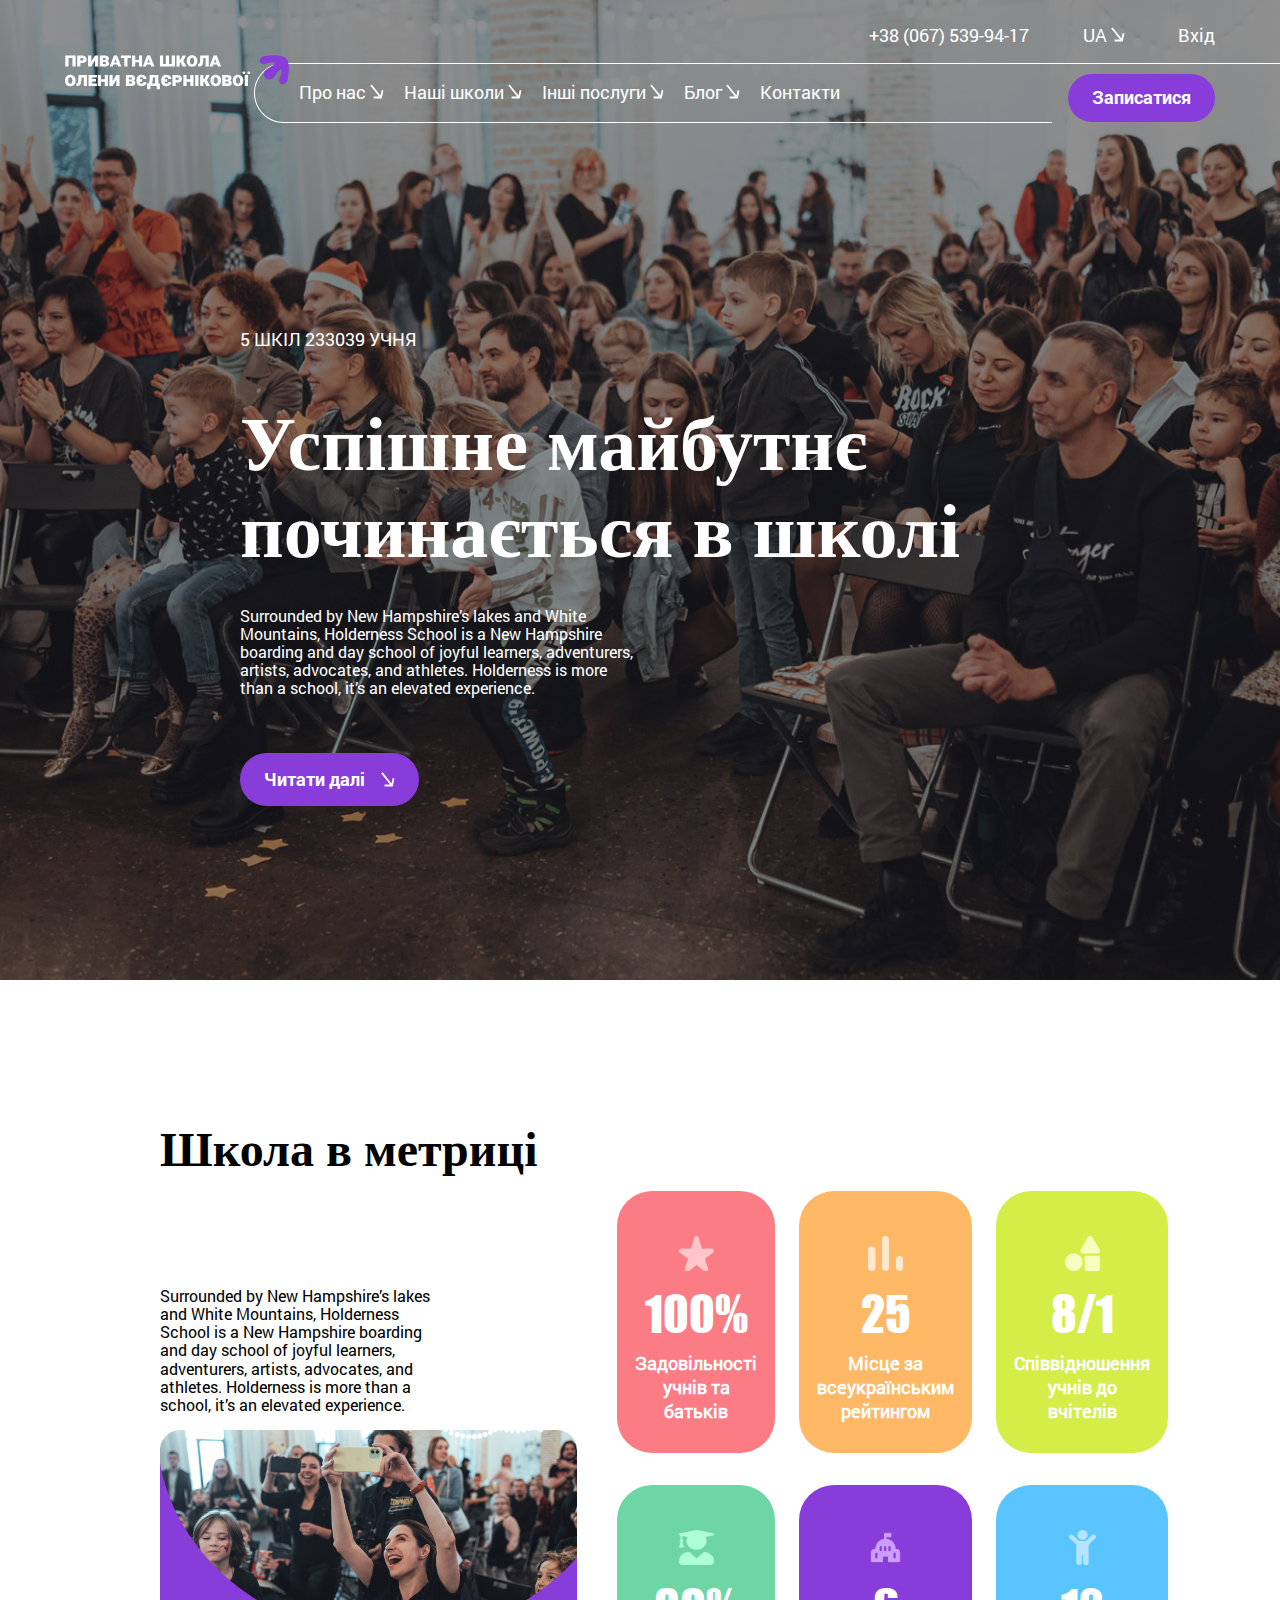
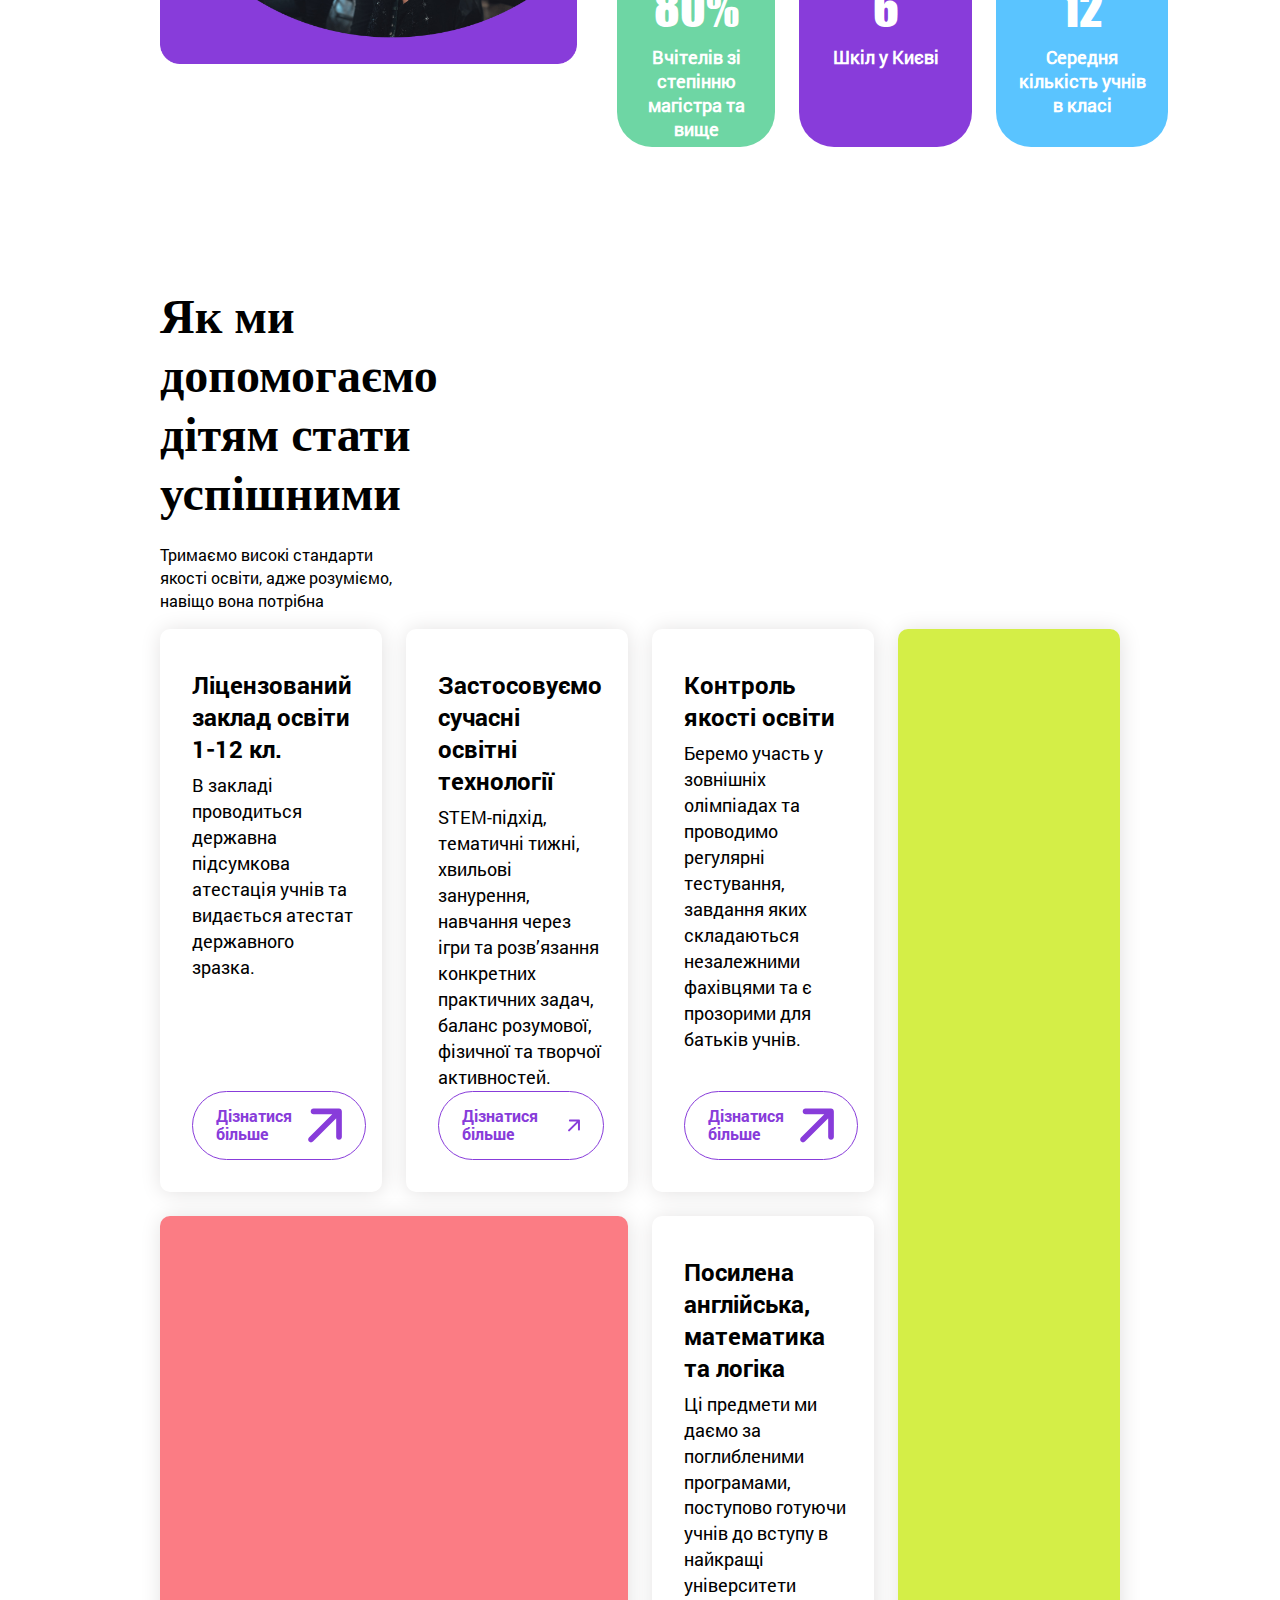
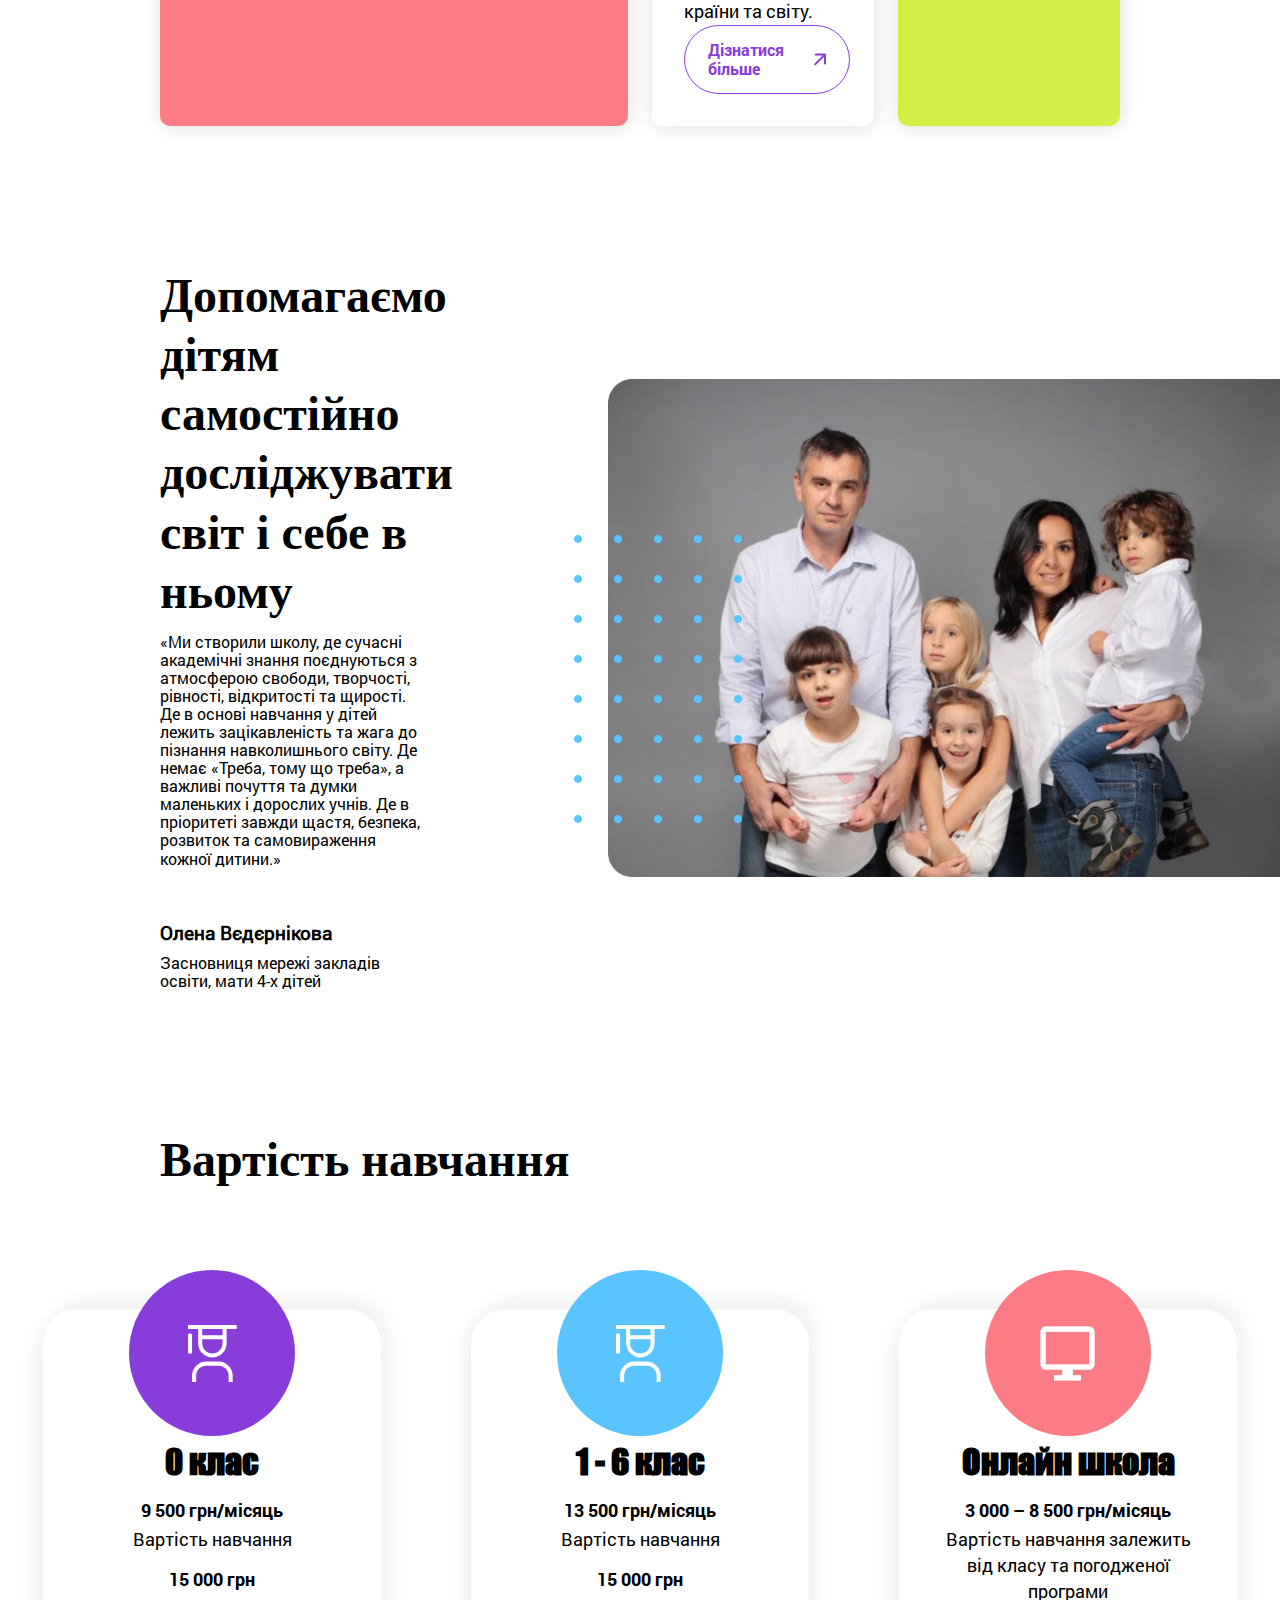
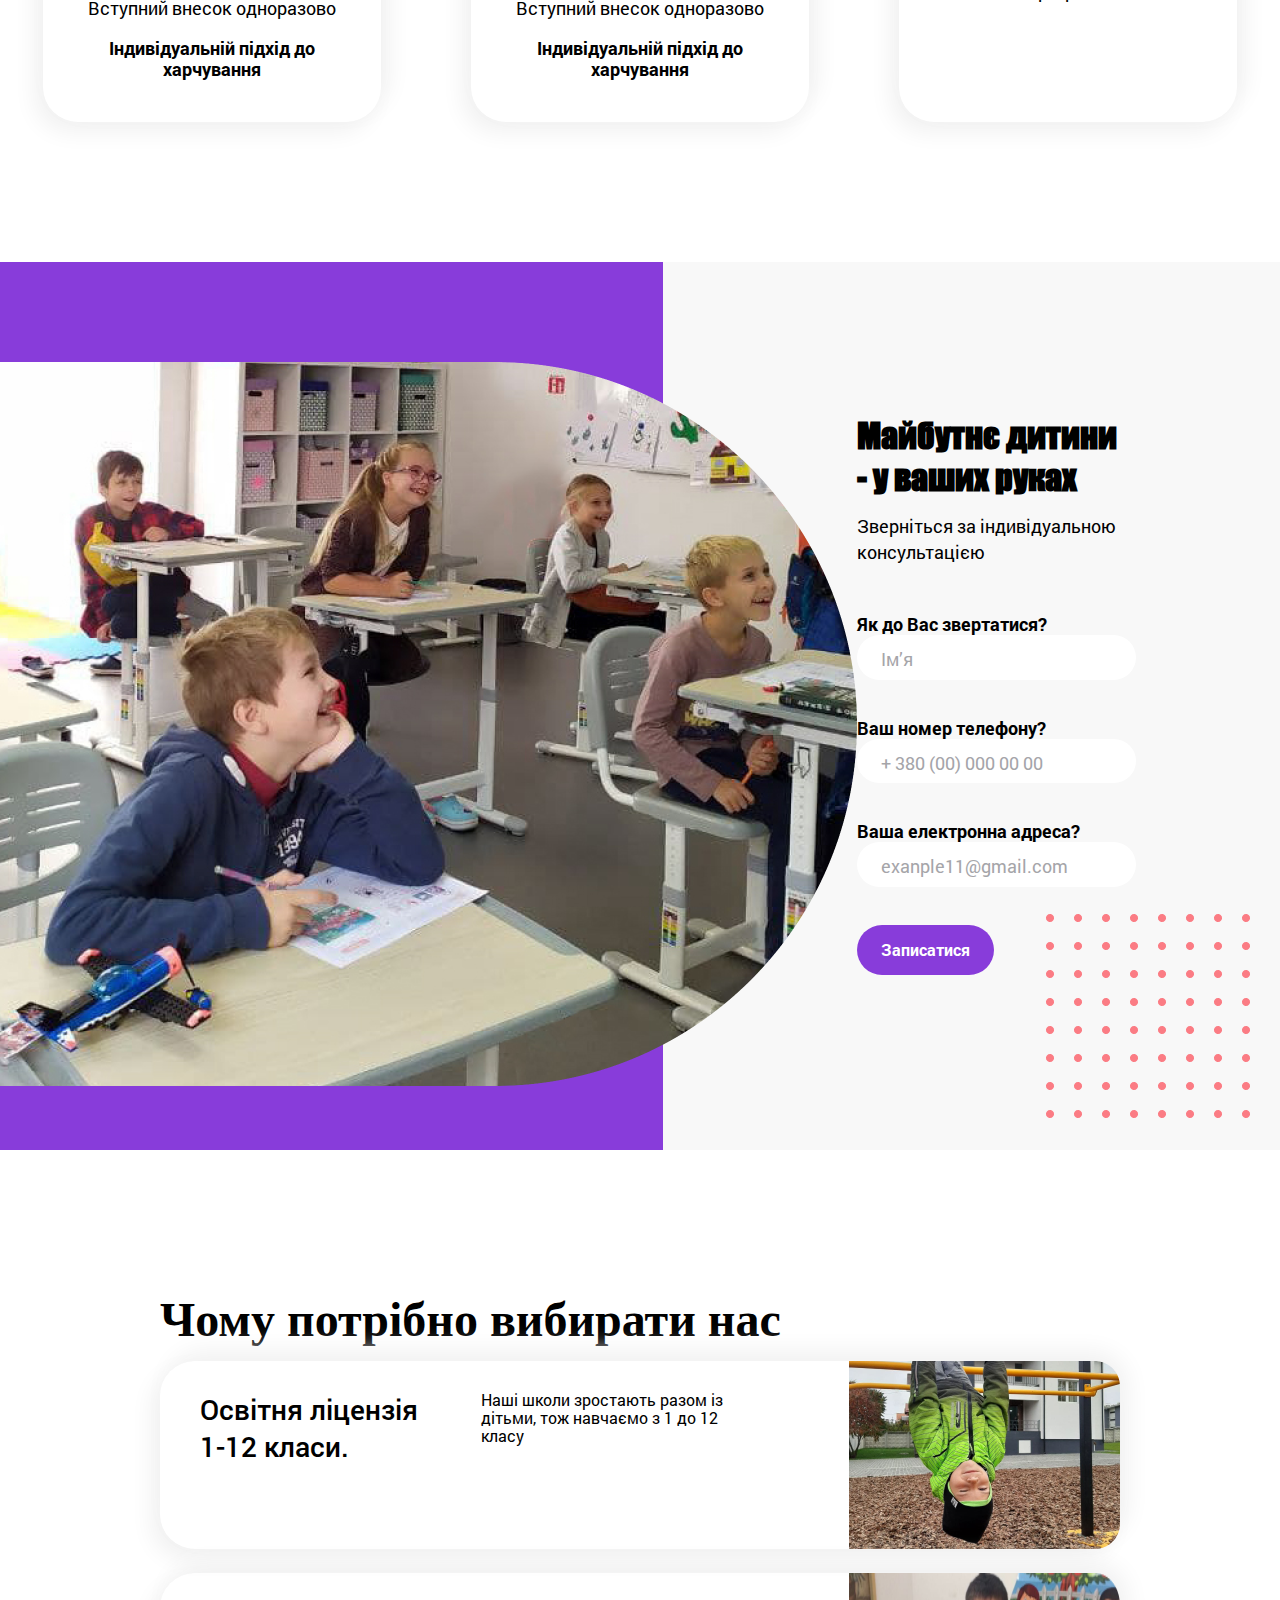
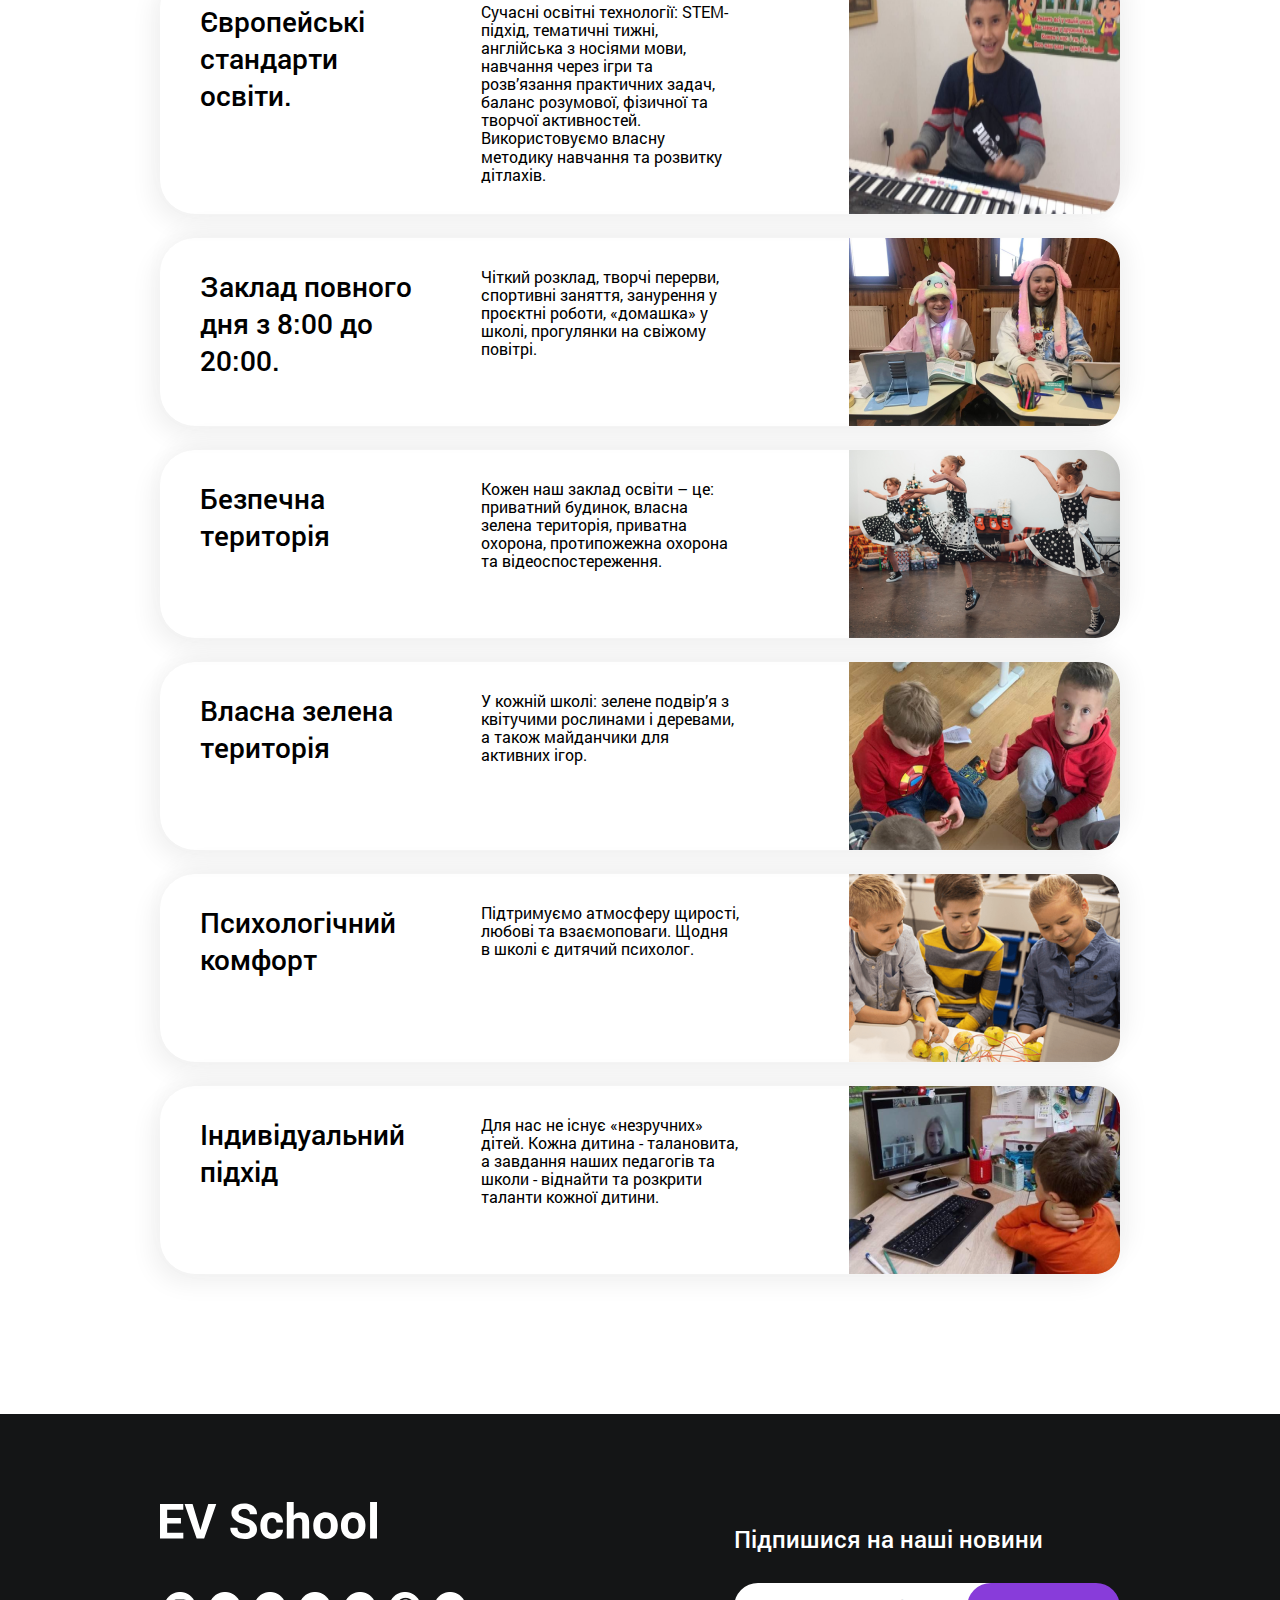
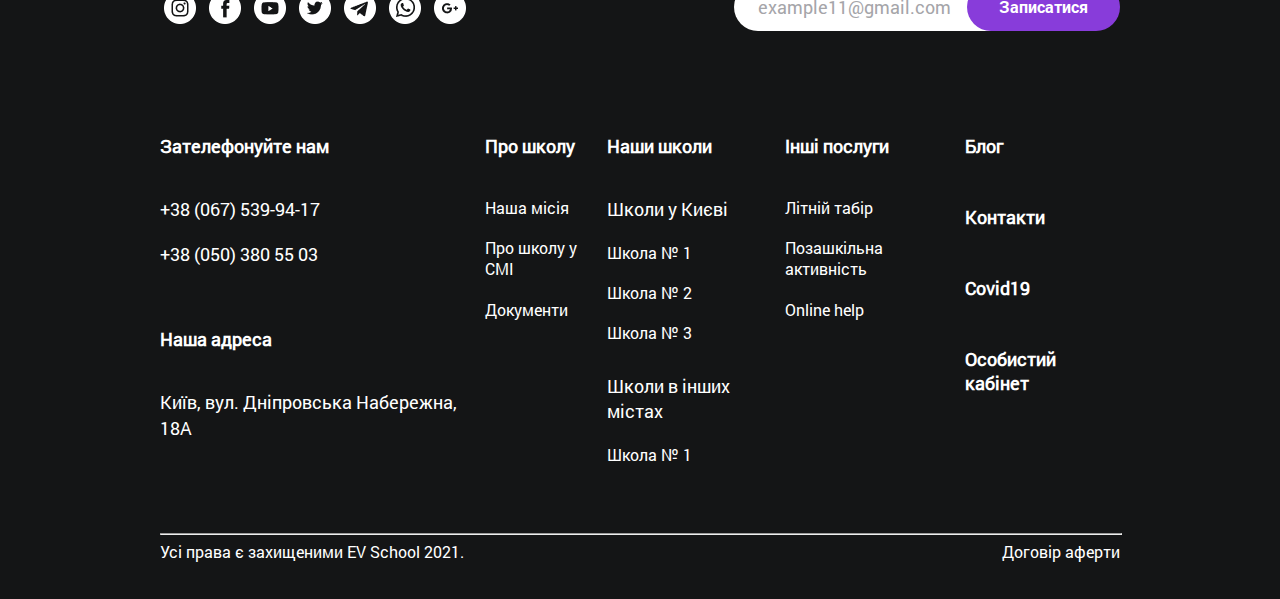
<file: index.html>
<!DOCTYPE html>
<html lang="uk">
<head>
    <meta charset="UTF-8">
    <meta name="viewport" content="width=device-width, initial-scale=1.0">
    <link rel="stylesheet" href="assets/styles/css/compiled/style.css">
    <title>Приватна школа Олени Вєдєрнікової</title>
</head>
<body>
    <header class="header-background">
        <nav class="container">
            <ul id="sidebar">
                <li class="main">
                    <img src="/assets/resourses/logo.svg" alt="LOGO">
                    <img onclick=hideSidebar() src="assets/resourses/close-icon.png" alt="close">
                </li>
                <li class="social">
                    <ul>
                        <li><a href="#"><img src="assets/resourses/sn-icon-i.png" alt="instagram"></a></li>
                        <li><a href="#"><img src="assets/resourses/sn-icon-f.png" alt="facebook"></a></li>
                        <li><a href="#"><img src="assets/resourses/sn-icon-y.png" alt="youtube"></a></li>
                        <li><a href="#"><img src="assets/resourses/sn-icon-tw.png" alt="twitter"></a></li>
                        <li><a href="#"><img src="assets/resourses/sn-icon-t.png" alt="telegram"></a></li>
                        <li><a href="#"><img src="assets/resourses/sn-icon-v.png" alt="viber"></a></li>
                        <li><a href="#"><img src="assets/resourses/sn-icon-g.png" alt="google+"></a></li>
                    </ul>
                </li>
                <li>
                    <span class="text-l">Зателефонуйте нам</span>
                    <ul>
                        <li class="text-m">+38 (067) 539-94-17</li>
                        <li class="text-m">+38 (050) 380 55 03</li>
                    </ul>
                </li>
                <li>
                    <a class="navigation-link" href="#">
                        <span>Про школу</span>
                        <img src="assets/resourses/arrow-icon.svg" alt="">
                    </a>
                </li>
                <li>
                    <a class="navigation-link" href="#">
                        <span>Нащи школи</span>
                        <img src="assets/resourses/arrow-icon.svg" alt="">
                    </a>
                </li>
                <li>
                    <a class="navigation-link" href="#">
                        <span>Інші послуги</span>
                        <img src="assets/resourses/arrow-icon.svg" alt="">
                    </a>
                </li>
                <li class="text-l">Блог</li>
                <li class="text-l">Контакти</li>
                <li class="text-l">Covid19</li>
                <li class="text-l">Особистий кабінет</li>
            </ul>
            <!-- <img src="/assets/resourses/logo.svg" alt="LOGO"> -->
            <svg width="278" height="43" viewBox="0 0 278 43" fill="none" xmlns="http://www.w3.org/2000/svg"><path fill-rule="evenodd" clip-rule="evenodd" d="M251.175 10.0768C248.611 11.2513 243.215 12.4408 242.146 7.80212C241.077 3.16344 246.134 1.13895 248.795 0.706544C254.483 0.0522405 266.708 -1.32087 273.534 3.3343C274.109 3.78188 274.959 4.57504 275.664 5.60431C279.596 12.0355 277.587 23.6915 276.627 29.2679L276.572 29.586C275.994 32.1939 273.677 37.0846 269.03 35.784C264.382 34.4835 265.87 29.2134 267.195 26.7409C268.418 24.404 269.536 18.7103 268.826 18.0027C268.52 17.6978 266.787 16.0721 261.08 25.3184C256.848 32.1735 251.706 30.5989 249.191 28.633L248.61 28.0615C246.628 25.6404 244.785 20.1658 252.29 16.1653C261.919 11.0326 260.369 9.24392 260.077 8.92735C259.401 8.19244 253.597 8.9954 251.175 10.0768Z" fill="#883CDA"/><path d="M10.6655 0.34892V3.41634H2.89492V0.34892H10.6655ZM4.34825 0.34892V14.0933H0.386771V0.34892H4.34825ZM13.2205 0.34892V14.0933H9.24735V0.34892H13.2205Z" fill="white"/><path d="M21.0966 9.78712H17.5102V6.71971H21.0966C21.5185 6.71971 21.8702 6.65679 22.1514 6.53094C22.4327 6.4051 22.6398 6.23207 22.7726 6.01184C22.9133 5.79162 22.9836 5.5478 22.9836 5.28038C22.9836 4.94218 22.9133 4.63544 22.7726 4.36016C22.6398 4.07701 22.4327 3.84892 22.1514 3.67589C21.8702 3.50285 21.5185 3.41634 21.0966 3.41634H19.0924V14.0933H15.131V0.34892H21.0966C22.2921 0.34892 23.3235 0.56128 24.1908 0.985999C25.0659 1.41072 25.7379 1.99274 26.2067 2.73207C26.6833 3.47139 26.9216 4.31297 26.9216 5.25679C26.9216 5.91746 26.7849 6.52701 26.5114 7.08544C26.2458 7.636 25.859 8.11577 25.3511 8.52476C24.8432 8.92589 24.2299 9.23656 23.511 9.45679C22.8 9.67701 21.9952 9.78712 21.0966 9.78712Z" fill="white"/><path d="M29.6525 12.9489L37.2707 0.34892L40.2242 1.4933L32.6412 14.0933L29.6525 12.9489ZM37.2707 0.34892H41.2322V14.0933H37.2707V0.34892ZM28.6797 0.34892H32.6412V14.0933H28.6797V0.34892Z" fill="white"/><path d="M49.3544 8.54836H45.5218L45.4984 6.03544H48.8855C49.3075 6.03544 49.6474 5.98825 49.9052 5.89386C50.1631 5.79948 50.3506 5.66184 50.4678 5.48094C50.585 5.29218 50.6436 5.05622 50.6436 4.77308C50.6436 4.44274 50.585 4.17926 50.4678 3.98263C50.3584 3.77813 50.1826 3.63263 49.9404 3.54611C49.706 3.45959 49.4012 3.41634 49.0262 3.41634H47.1041V14.0933H43.1426V0.34892H48.6277C49.581 0.34892 50.4248 0.427572 51.1593 0.584875C51.9016 0.742179 52.5306 0.978134 53.0463 1.29274C53.562 1.60735 53.9526 2.00454 54.2183 2.48431C54.484 2.96409 54.6168 3.52252 54.6168 4.15959C54.6168 4.71802 54.4957 5.25679 54.2535 5.77589C54.0112 6.29499 53.5854 6.71577 52.9759 7.03825C52.3743 7.35285 51.5226 7.49836 50.4209 7.47476L49.3544 8.54836ZM49.1903 14.0933H44.6662L45.8734 11.0377H49.1903C49.6357 11.0377 49.9873 10.9787 50.2451 10.8607C50.503 10.7349 50.6827 10.5776 50.7842 10.3888C50.8936 10.2 50.9483 10.0152 50.9483 9.83431C50.9483 9.55903 50.8975 9.32701 50.796 9.13825C50.6944 8.94948 50.5264 8.80398 50.292 8.70173C50.0576 8.59948 49.745 8.54836 49.3544 8.54836H46.3305L46.3422 6.03544H49.8232L50.7608 7.07364C51.8234 6.97926 52.6556 7.0933 53.2572 7.41577C53.8589 7.73038 54.2808 8.1433 54.523 8.65454C54.7731 9.15791 54.8981 9.65735 54.8981 10.1529C54.8981 10.845 54.777 11.4388 54.5348 11.9343C54.3003 12.4298 53.9448 12.8388 53.4682 13.1613C52.9994 13.4759 52.4056 13.7118 51.6867 13.8691C50.9757 14.0186 50.1435 14.0933 49.1903 14.0933Z" fill="white"/><path d="M62.6101 4.70229L59.4573 14.0933H55.4724L60.77 0.34892H63.5125L62.6101 4.70229ZM65.9855 14.0933L62.7156 4.72589L61.7896 0.34892H64.5791L69.9587 14.0933H65.9855ZM66.0324 8.97308V11.6866H58.7541V8.97308H66.0324Z" fill="white"/><path d="M77.6121 0.34892V14.0933H73.6272V0.34892H77.6121ZM81.9486 0.34892V3.41634H69.4196V0.34892H81.9486Z" fill="white"/><path d="M93.2588 5.83488V8.90229H85.7812V5.83488H93.2588ZM87.2111 0.34892V14.0933H83.2496V0.34892H87.2111ZM95.7904 0.34892V14.0933H91.8523V0.34892H95.7904Z" fill="white"/><path d="M103.725 4.70229L100.572 14.0933H96.5873L101.885 0.34892H104.627L103.725 4.70229ZM107.1 14.0933L103.831 4.72589L102.905 0.34892H105.694L111.074 14.0933H107.1ZM107.147 8.97308V11.6866H99.869V8.97308H107.147Z" fill="white"/><path d="M133.987 11.0259V14.0933H120.274V11.0259H133.987ZM129.193 0.34892V14.0933H125.22V0.34892H129.193ZM136.542 0.34892V14.0933H132.581V0.34892H136.542ZM121.833 0.34892V14.0933H117.871V0.34892H121.833Z" fill="white"/><path d="M142.414 0.34892V14.0933H138.452V0.34892H142.414ZM150.243 0.34892L145.825 9.15004H141.886L141.441 5.43375H143.797L145.766 0.34892H150.243ZM145.953 14.0933L143.445 8.39499L146.645 6.2242L150.688 14.0933H145.953Z" fill="white"/><path d="M164.331 6.99105V7.46296C164.331 8.50903 164.171 9.45285 163.85 10.2944C163.53 11.136 163.077 11.8557 162.491 12.4534C161.905 13.0433 161.213 13.4955 160.416 13.8102C159.619 14.1248 158.744 14.2821 157.791 14.2821C156.822 14.2821 155.935 14.1248 155.13 13.8102C154.333 13.4955 153.642 13.0433 153.056 12.4534C152.47 11.8557 152.017 11.136 151.696 10.2944C151.376 9.45285 151.216 8.50903 151.216 7.46296V6.99105C151.216 5.93712 151.372 4.9933 151.685 4.15959C152.005 3.31802 152.454 2.59836 153.033 2.00061C153.619 1.40285 154.31 0.946673 155.107 0.632066C155.912 0.31746 156.799 0.160156 157.768 0.160156C158.721 0.160156 159.596 0.31746 160.393 0.632066C161.19 0.946673 161.881 1.40285 162.467 2.00061C163.061 2.59836 163.518 3.31802 163.839 4.15959C164.167 4.9933 164.331 5.93712 164.331 6.99105ZM160.346 7.46296V6.97926C160.346 6.37364 160.287 5.83881 160.17 5.37476C160.053 4.90285 159.881 4.50566 159.655 4.18319C159.436 3.86072 159.166 3.6169 158.846 3.45173C158.533 3.2787 158.174 3.19218 157.768 3.19218C157.338 3.19218 156.959 3.2787 156.631 3.45173C156.31 3.6169 156.045 3.86072 155.834 4.18319C155.623 4.50566 155.463 4.90285 155.353 5.37476C155.252 5.83881 155.201 6.37364 155.201 6.97926V7.46296C155.201 8.05285 155.252 8.58375 155.353 9.05566C155.463 9.51971 155.627 9.9169 155.845 10.2472C156.064 10.5776 156.334 10.8293 156.654 11.0023C156.982 11.1753 157.361 11.2618 157.791 11.2618C158.189 11.2618 158.545 11.1753 158.858 11.0023C159.178 10.8293 159.447 10.5776 159.666 10.2472C159.885 9.9169 160.053 9.51971 160.17 9.05566C160.287 8.58375 160.346 8.05285 160.346 7.46296Z" fill="white"/><path d="M175.793 0.34892V3.41634H169.066V0.34892H175.793ZM178.536 0.34892V14.0933H174.563V0.34892H178.536ZM167.953 0.34892H171.937L171.691 6.16521C171.644 7.35285 171.547 8.38712 171.398 9.26802C171.25 10.1489 171.031 10.9 170.742 11.5214C170.461 12.1349 170.097 12.6304 169.652 13.0079C169.207 13.3854 168.66 13.6607 168.011 13.8338C167.37 14.0068 166.612 14.0933 165.737 14.0933H165.257L165.175 11.0141L165.562 10.9433C165.882 10.8882 166.155 10.8057 166.382 10.6955C166.616 10.5776 166.812 10.4045 166.968 10.1764C167.132 9.94836 167.265 9.64162 167.366 9.25622C167.476 8.86296 167.562 8.35959 167.624 7.74611C167.687 7.13263 167.734 6.38544 167.765 5.50454L167.953 0.34892Z" fill="white"/><path d="M186.471 4.70229L183.318 14.0933H179.333L184.631 0.34892H187.373L186.471 4.70229ZM189.846 14.0933L186.576 4.72589L185.65 0.34892H188.44L193.819 14.0933H189.846ZM189.893 8.97308V11.6866H182.615V8.97308H189.893Z" fill="white"/><path d="M13.1151 31.1529V31.6248C13.1151 32.6708 12.9549 33.6146 12.6345 34.4562C12.3142 35.2978 11.861 36.0175 11.275 36.6152C10.689 37.2051 9.99745 37.6573 9.20047 37.972C8.40349 38.2866 7.52837 38.4439 6.57511 38.4439C5.60623 38.4439 4.71939 38.2866 3.91459 37.972C3.11761 37.6573 2.42611 37.2051 1.84009 36.6152C1.25408 36.0175 0.80089 35.2978 0.480534 34.4562C0.160178 33.6146 0 32.6708 0 31.6248V31.1529C0 30.0989 0.156271 29.1551 0.468814 28.3214C0.78917 27.4798 1.23845 26.7602 1.81665 26.1624C2.40267 25.5646 3.09417 25.1085 3.89115 24.7939C4.69595 24.4793 5.58279 24.322 6.55167 24.322C7.50493 24.322 8.38004 24.4793 9.17703 24.7939C9.97401 25.1085 10.6655 25.5646 11.2515 26.1624C11.8454 26.7602 12.3025 27.4798 12.6228 28.3214C12.951 29.1551 13.1151 30.0989 13.1151 31.1529ZM9.13015 31.6248V31.1411C9.13015 30.5354 9.07155 30.0006 8.95434 29.5366C8.83714 29.0646 8.66524 28.6675 8.43865 28.345C8.21987 28.0225 7.9503 27.7787 7.62994 27.6135C7.3174 27.4405 6.95798 27.354 6.55167 27.354C6.12193 27.354 5.74297 27.4405 5.4148 27.6135C5.09444 27.7787 4.82878 28.0225 4.61781 28.345C4.40685 28.6675 4.24667 29.0646 4.13728 29.5366C4.0357 30.0006 3.98492 30.5354 3.98492 31.1411V31.6248C3.98492 32.2146 4.0357 32.7455 4.13728 33.2175C4.24667 33.6815 4.41076 34.0787 4.62954 34.409C4.84832 34.7394 5.11788 34.9911 5.43824 35.1641C5.76641 35.3371 6.14537 35.4236 6.57511 35.4236C6.9736 35.4236 7.32912 35.3371 7.64166 35.1641C7.96202 34.9911 8.23159 34.7394 8.45037 34.409C8.66915 34.0787 8.83714 33.6815 8.95434 33.2175C9.07155 32.7455 9.13015 32.2146 9.13015 31.6248Z" fill="white"/><path d="M24.5776 24.5107V27.5781H17.8501V24.5107H24.5776ZM27.3201 24.5107V38.2551H23.3469V24.5107H27.3201ZM16.7366 24.5107H20.7216L20.4754 30.327C20.4286 31.5146 20.3309 32.5489 20.1824 33.4298C20.034 34.3107 19.8152 35.0618 19.5261 35.6832C19.2448 36.2967 18.8815 36.7922 18.4361 37.1697C17.9907 37.5472 17.4438 37.8225 16.7953 37.9955C16.1545 38.1686 15.3966 38.2551 14.5215 38.2551H14.041L13.9589 35.1759L14.3457 35.1051C14.6661 35.05 14.9395 34.9675 15.1661 34.8573C15.4005 34.7394 15.5959 34.5663 15.7521 34.3382C15.9162 34.1102 16.0491 33.8034 16.1506 33.418C16.26 33.0248 16.346 32.5214 16.4085 31.9079C16.471 31.2944 16.5179 30.5472 16.5491 29.6663L16.7366 24.5107Z" fill="white"/><path d="M39.5444 35.1995V38.2551H31.6684V35.1995H39.5444ZM33.1803 24.5107V38.2551H29.2188V24.5107H33.1803ZM38.5482 29.6191V32.6866H31.6684V29.6191H38.5482ZM39.603 24.5107V27.5781H31.6684V24.5107H39.603Z" fill="white"/><path d="M50.7374 29.9967V33.0641H43.2598V29.9967H50.7374ZM44.6897 24.5107V38.2551H40.7282V24.5107H44.6897ZM53.269 24.5107V38.2551H49.3309V24.5107H53.269Z" fill="white"/><path d="M56.1404 37.1107L63.7587 24.5107L66.7122 25.6551L59.1291 38.2551L56.1404 37.1107ZM63.7587 24.5107H67.7201V38.2551H63.7587V24.5107ZM55.1677 24.5107H59.1291V38.2551H55.1677V24.5107Z" fill="white"/><path d="M81.8197 32.7102H77.9872L77.9637 30.1972H81.3509C81.7728 30.1972 82.1127 30.15 82.3706 30.0557C82.6284 29.9613 82.8159 29.8236 82.9331 29.6427C83.0503 29.454 83.1089 29.218 83.1089 28.9349C83.1089 28.6045 83.0503 28.3411 82.9331 28.1444C82.8238 27.9399 82.6479 27.7944 82.4057 27.7079C82.1713 27.6214 81.8666 27.5781 81.4915 27.5781H79.5694V38.2551H75.6079V24.5107H81.0931C82.0463 24.5107 82.8902 24.5894 83.6246 24.7467C84.3669 24.904 84.9959 25.1399 85.5116 25.4545C86.0273 25.7691 86.418 26.1663 86.6837 26.6461C86.9493 27.1259 87.0821 27.6843 87.0821 28.3214C87.0821 28.8798 86.961 29.4186 86.7188 29.9377C86.4766 30.4568 86.0508 30.8776 85.4413 31.2C84.8397 31.5146 83.988 31.6602 82.8863 31.6366L81.8197 32.7102ZM81.6556 38.2551H77.1316L78.3388 35.1995H81.6556C82.101 35.1995 82.4526 35.1405 82.7105 35.0225C82.9683 34.8967 83.148 34.7394 83.2496 34.5506C83.359 34.3618 83.4137 34.177 83.4137 33.9961C83.4137 33.7208 83.3629 33.4888 83.2613 33.3C83.1597 33.1113 82.9917 32.9658 82.7573 32.8635C82.5229 32.7613 82.2104 32.7102 81.8197 32.7102H78.7959L78.8076 30.1972H82.2885L83.2262 31.2354C84.2888 31.1411 85.1209 31.2551 85.7226 31.5776C86.3242 31.8922 86.7462 32.3051 86.9884 32.8163C87.2384 33.3197 87.3634 33.8191 87.3634 34.3146C87.3634 35.0068 87.2423 35.6006 87.0001 36.0961C86.7657 36.5916 86.4102 37.0006 85.9336 37.3231C85.4647 37.6377 84.8709 37.8736 84.1521 38.0309C83.441 38.1804 82.6089 38.2551 81.6556 38.2551Z" fill="white"/><path d="M95.931 29.8433V32.9107H91.8992V29.8433H95.931ZM97.2554 33.4534H101.217C101.178 34.468 100.893 35.3489 100.361 36.0961C99.8378 36.8433 99.115 37.4214 98.193 37.8304C97.2788 38.2394 96.2162 38.4439 95.0051 38.4439C93.9893 38.4439 93.0869 38.2905 92.2977 37.9837C91.5163 37.6691 90.8522 37.2169 90.3052 36.627C89.7661 36.0371 89.3559 35.3214 89.0746 34.4798C88.7933 33.6382 88.6527 32.6826 88.6527 31.613V31.1646C88.6527 30.095 88.8011 29.1394 89.098 28.2978C89.395 27.4484 89.8169 26.7287 90.3638 26.1388C90.9186 25.5411 91.5749 25.0888 92.3329 24.7821C93.0986 24.4675 93.9503 24.3102 94.8879 24.3102C96.2162 24.3102 97.3335 24.5343 98.2399 24.9826C99.1541 25.4309 99.8612 26.0405 100.361 26.8113C100.861 27.5821 101.154 28.4551 101.24 29.4304H97.2906C97.2984 29.0764 97.2241 28.7422 97.0679 28.4276C96.9194 28.113 96.6694 27.8613 96.3178 27.6725C95.9662 27.4759 95.4895 27.3776 94.8879 27.3776C94.5128 27.3776 94.1808 27.4523 93.8917 27.6017C93.6104 27.7433 93.376 27.9675 93.1884 28.2742C93.0009 28.5809 92.8564 28.9742 92.7548 29.454C92.661 29.9259 92.6141 30.4922 92.6141 31.1529V31.613C92.6141 32.2972 92.6571 32.8832 92.7431 33.3708C92.829 33.8506 92.9658 34.2399 93.1533 34.5388C93.3486 34.8298 93.5987 35.0461 93.9034 35.1877C94.2081 35.3214 94.5754 35.3882 95.0051 35.3882C95.4661 35.3882 95.8646 35.3253 96.2006 35.1995C96.5444 35.0658 96.81 34.8573 96.9976 34.5742C97.1851 34.2832 97.271 33.9096 97.2554 33.4534Z" fill="white"/><path d="M105.143 24.5107H109.081L109.07 28.9113C109.062 30.1854 108.956 31.3102 108.753 32.2854C108.55 33.2529 108.265 34.0866 107.897 34.7866C107.538 35.4866 107.116 36.0725 106.632 36.5444C106.155 37.0085 105.635 37.3781 105.073 37.6534C104.51 37.9287 103.928 38.1293 103.327 38.2551H102.905L102.823 35.1995H103.127C103.596 34.7276 103.963 34.2753 104.229 33.8427C104.502 33.4023 104.702 32.9461 104.827 32.4742C104.952 31.9944 105.03 31.4635 105.061 30.8815C105.1 30.2916 105.12 29.6073 105.12 28.8287L105.143 24.5107ZM106.221 24.5107H115.926V38.2551H111.964V27.5781H106.221V24.5107ZM102.002 35.1877H117.825V42.1602H113.875V38.2551H105.952V42.1602H102.002V35.1877Z" fill="white"/><path d="M126.779 29.8433V32.9107H122.747V29.8433H126.779ZM128.103 33.4534H132.065C132.026 34.468 131.741 35.3489 131.209 36.0961C130.686 36.8433 129.963 37.4214 129.041 37.8304C128.127 38.2394 127.064 38.4439 125.853 38.4439C124.837 38.4439 123.935 38.2905 123.146 37.9837C122.364 37.6691 121.7 37.2169 121.153 36.627C120.614 36.0371 120.204 35.3214 119.923 34.4798C119.641 33.6382 119.501 32.6826 119.501 31.613V31.1646C119.501 30.095 119.649 29.1394 119.946 28.2978C120.243 27.4484 120.665 26.7287 121.212 26.1388C121.767 25.5411 122.423 25.0888 123.181 24.7821C123.947 24.4675 124.798 24.3102 125.736 24.3102C127.064 24.3102 128.181 24.5343 129.088 24.9826C130.002 25.4309 130.709 26.0405 131.209 26.8113C131.709 27.5821 132.002 28.4551 132.088 29.4304H128.139C128.146 29.0764 128.072 28.7422 127.916 28.4276C127.767 28.113 127.517 27.8613 127.166 27.6725C126.814 27.4759 126.337 27.3776 125.736 27.3776C125.361 27.3776 125.029 27.4523 124.74 27.6017C124.458 27.7433 124.224 27.9675 124.036 28.2742C123.849 28.5809 123.704 28.9742 123.603 29.454C123.509 29.9259 123.462 30.4922 123.462 31.1529V31.613C123.462 32.2972 123.505 32.8832 123.591 33.3708C123.677 33.8506 123.814 34.2399 124.001 34.5388C124.197 34.8298 124.447 35.0461 124.751 35.1877C125.056 35.3214 125.423 35.3882 125.853 35.3882C126.314 35.3882 126.713 35.3253 127.049 35.1995C127.392 35.0658 127.658 34.8573 127.845 34.5742C128.033 34.2832 128.119 33.9096 128.103 33.4534Z" fill="white"/><path d="M139.449 33.9489H135.862V30.8815H139.449C139.871 30.8815 140.222 30.8186 140.503 30.6927C140.785 30.5669 140.992 30.3939 141.125 30.1736C141.265 29.9534 141.336 29.7096 141.336 29.4422C141.336 29.104 141.265 28.7972 141.125 28.522C140.992 28.2388 140.785 28.0107 140.503 27.8377C140.222 27.6646 139.871 27.5781 139.449 27.5781H137.444V38.2551H133.483V24.5107H139.449C140.644 24.5107 141.676 24.7231 142.543 25.1478C143.418 25.5725 144.09 26.1545 144.559 26.8939C145.035 27.6332 145.274 28.4748 145.274 29.4186C145.274 30.0793 145.137 30.6888 144.863 31.2472C144.598 31.7978 144.211 32.2776 143.703 32.6866C143.195 33.0877 142.582 33.3984 141.863 33.6186C141.152 33.8388 140.347 33.9489 139.449 33.9489Z" fill="white"/><path d="M157.041 29.9967V33.0641H149.563V29.9967H157.041ZM150.993 24.5107V38.2551H147.032V24.5107H150.993ZM159.572 24.5107V38.2551H155.634V24.5107H159.572Z" fill="white"/><path d="M165.702 24.5107V38.2551H161.741V24.5107H165.702Z" fill="white"/><path d="M171.832 24.5107V38.2551H167.87V24.5107H171.832ZM179.661 24.5107L175.243 33.3118H171.305L170.859 29.5955H173.215L175.184 24.5107H179.661ZM175.371 38.2551L172.863 32.5568L176.063 30.386L180.107 38.2551H175.371Z" fill="white"/><path d="M193.749 31.1529V31.6248C193.749 32.6708 193.589 33.6146 193.268 34.4562C192.948 35.2978 192.495 36.0175 191.909 36.6152C191.323 37.2051 190.631 37.6573 189.834 37.972C189.037 38.2866 188.162 38.4439 187.209 38.4439C186.24 38.4439 185.353 38.2866 184.549 37.972C183.752 37.6573 183.06 37.2051 182.474 36.6152C181.888 36.0175 181.435 35.2978 181.114 34.4562C180.794 33.6146 180.634 32.6708 180.634 31.6248V31.1529C180.634 30.0989 180.79 29.1551 181.103 28.3214C181.423 27.4798 181.872 26.7602 182.451 26.1624C183.037 25.5646 183.728 25.1085 184.525 24.7939C185.33 24.4793 186.217 24.322 187.186 24.322C188.139 24.322 189.014 24.4793 189.811 24.7939C190.608 25.1085 191.299 25.5646 191.885 26.1624C192.479 26.7602 192.936 27.4798 193.257 28.3214C193.585 29.1551 193.749 30.0989 193.749 31.1529ZM189.764 31.6248V31.1411C189.764 30.5354 189.705 30.0006 189.588 29.5366C189.471 29.0646 189.299 28.6675 189.073 28.345C188.854 28.0225 188.584 27.7787 188.264 27.6135C187.951 27.4405 187.592 27.354 187.186 27.354C186.756 27.354 186.377 27.4405 186.049 27.6135C185.728 27.7787 185.463 28.0225 185.252 28.345C185.041 28.6675 184.881 29.0646 184.771 29.5366C184.67 30.0006 184.619 30.5354 184.619 31.1411V31.6248C184.619 32.2146 184.67 32.7455 184.771 33.2175C184.881 33.6815 185.045 34.0787 185.263 34.409C185.482 34.7394 185.752 34.9911 186.072 35.1641C186.4 35.3371 186.779 35.4236 187.209 35.4236C187.608 35.4236 187.963 35.3371 188.276 35.1641C188.596 34.9911 188.866 34.7394 189.084 34.409C189.303 34.0787 189.471 33.6815 189.588 33.2175C189.705 32.7455 189.764 32.2146 189.764 31.6248Z" fill="white"/><path d="M201.484 32.7102H197.652L197.628 30.1972H201.016C201.438 30.1972 201.777 30.15 202.035 30.0557C202.293 29.9613 202.481 29.8236 202.598 29.6427C202.715 29.454 202.774 29.218 202.774 28.9349C202.774 28.6045 202.715 28.3411 202.598 28.1444C202.488 27.9399 202.313 27.7944 202.07 27.7079C201.836 27.6214 201.531 27.5781 201.156 27.5781H199.234V38.2551H195.273V24.5107H200.758C201.711 24.5107 202.555 24.5894 203.289 24.7467C204.032 24.904 204.661 25.1399 205.176 25.4545C205.692 25.7691 206.083 26.1663 206.348 26.6461C206.614 27.1259 206.747 27.6843 206.747 28.3214C206.747 28.8798 206.626 29.4186 206.384 29.9377C206.141 30.4568 205.715 30.8776 205.106 31.2C204.504 31.5146 203.653 31.6602 202.551 31.6366L201.484 32.7102ZM201.32 38.2551H196.796L198.003 35.1995H201.32C201.766 35.1995 202.117 35.1405 202.375 35.0225C202.633 34.8967 202.813 34.7394 202.914 34.5506C203.024 34.3618 203.078 34.177 203.078 33.9961C203.078 33.7208 203.028 33.4888 202.926 33.3C202.824 33.1113 202.656 32.9658 202.422 32.8635C202.188 32.7613 201.875 32.7102 201.484 32.7102H198.461L198.472 30.1972H201.953L202.891 31.2354C203.953 31.1411 204.786 31.2551 205.387 31.5776C205.989 31.8922 206.411 32.3051 206.653 32.8163C206.903 33.3197 207.028 33.8191 207.028 34.3146C207.028 35.0068 206.907 35.6006 206.665 36.0961C206.43 36.5916 206.075 37.0006 205.598 37.3231C205.129 37.6377 204.536 37.8736 203.817 38.0309C203.106 38.1804 202.274 38.2551 201.32 38.2551Z" fill="white"/><path d="M221.432 31.1529V31.6248C221.432 32.6708 221.272 33.6146 220.952 34.4562C220.632 35.2978 220.178 36.0175 219.592 36.6152C219.006 37.2051 218.315 37.6573 217.518 37.972C216.721 38.2866 215.846 38.4439 214.892 38.4439C213.924 38.4439 213.037 38.2866 212.232 37.972C211.435 37.6573 210.743 37.2051 210.157 36.6152C209.571 36.0175 209.118 35.2978 208.798 34.4562C208.478 33.6146 208.317 32.6708 208.317 31.6248V31.1529C208.317 30.0989 208.474 29.1551 208.786 28.3214C209.107 27.4798 209.556 26.7602 210.134 26.1624C210.72 25.5646 211.412 25.1085 212.209 24.7939C213.013 24.4793 213.9 24.322 214.869 24.322C215.822 24.322 216.697 24.4793 217.494 24.7939C218.291 25.1085 218.983 25.5646 219.569 26.1624C220.163 26.7602 220.62 27.4798 220.94 28.3214C221.268 29.1551 221.432 30.0989 221.432 31.1529ZM217.448 31.6248V31.1411C217.448 30.5354 217.389 30.0006 217.272 29.5366C217.155 29.0646 216.983 28.6675 216.756 28.345C216.537 28.0225 216.268 27.7787 215.947 27.6135C215.635 27.4405 215.275 27.354 214.869 27.354C214.439 27.354 214.06 27.4405 213.732 27.6135C213.412 27.7787 213.146 28.0225 212.935 28.345C212.724 28.6675 212.564 29.0646 212.455 29.5366C212.353 30.0006 212.302 30.5354 212.302 31.1411V31.6248C212.302 32.2146 212.353 32.7455 212.455 33.2175C212.564 33.6815 212.728 34.0787 212.947 34.409C213.166 34.7394 213.435 34.9911 213.756 35.1641C214.084 35.3371 214.463 35.4236 214.892 35.4236C215.291 35.4236 215.646 35.3371 215.959 35.1641C216.279 34.9911 216.549 34.7394 216.768 34.409C216.987 34.0787 217.155 33.6815 217.272 33.2175C217.389 32.7455 217.448 32.2146 217.448 31.6248Z" fill="white"/><path d="M227.187 24.5107V38.2551H223.226V24.5107H227.187ZM220.378 21.7972C220.378 21.3568 220.553 20.9871 220.905 20.6882C221.257 20.3815 221.671 20.2281 222.147 20.2281C222.632 20.2281 223.046 20.3815 223.39 20.6882C223.741 20.9871 223.917 21.3568 223.917 21.7972C223.917 22.2377 223.741 22.6113 223.39 22.918C223.046 23.2169 222.632 23.3663 222.147 23.3663C221.671 23.3663 221.257 23.2169 220.905 22.918C220.553 22.6113 220.378 22.2377 220.378 21.7972ZM226.46 21.7972C226.46 21.3568 226.636 20.9871 226.988 20.6882C227.339 20.3815 227.754 20.2281 228.23 20.2281C228.715 20.2281 229.129 20.3815 229.473 20.6882C229.824 20.9871 230 21.3568 230 21.7972C230 22.2377 229.824 22.6113 229.473 22.918C229.129 23.2169 228.715 23.3663 228.23 23.3663C227.754 23.3663 227.339 23.2169 226.988 22.918C226.636 22.6113 226.46 22.2377 226.46 21.7972Z" fill="white"/></svg>
            <div class="menu-block">
                <div class="site-settings">
                    <a>+38 (067) 539-94-17</a>
                    <a>UA <img src="assets/resourses/arrow-icon.svg" alt=""></a>
                    <a>Вхід</a>
                </div>
                <div class="container navigation">
                    <img class="navigation-contur" src="assets/resourses/navigation-contur.svg" alt="">
                    <div class="container pages">
                        <a class="navigation-link" href="#">
                            <span>Про нас</span>
                            <img src="assets/resourses/arrow-icon.svg" alt="">
                        </a>
                        <div class="dropdown">
                            <a class="navigation-link dropbtn">
                                <span>Наші школи</span>
                                <img src="assets/resourses/arrow-icon.svg" alt="">
                            </a>
                            <div class="dropdown-content">
                                <span class="text-s-b">Школи у Києві</span>
                                <ul class="text-s">
                                    <li>Район школи № 1</li>
                                    <li>Район школи № 2</li>
                                    <li>Район школи № 3</li>
                                </ul>
                                <span class="text-s-b">Школи в інших містах</span>
                                <ul class="text-s">
                                    <li>Район школи № 3</li>
                                    <li>Район школи № 3</li>
                                    <li>Район школи № 3</li>
                                </ul>
                            </div>
                        </div>
                        <a class="navigation-link" href="#">
                            <span>Інші послуги</span>
                            <img src="assets/resourses/arrow-icon.svg" alt="">
                        </a>
                        <a class="navigation-link" href="#">
                            <span>Блог</span>
                            <img src="assets/resourses/arrow-icon.svg" alt="">
                        </a>
                        <a class="navigation-link" href="#">
                            Контакти
                        </a>
                    </div>
                    <a href="#" class="button button-primary">
                        Записатися
                    </a>
                </div>
            </div>
            <a onclick=showSidebar() class="menu-button" href="#"><img src="assets/resourses/menu-icon.png" alt="menu"></a>
        </nav>
        <section>
            <div class="mobile">
                <p>Головна сторінка</p>
                <div class="vertical-line"></div>
                <a href="#">Ковид</a>
            </div>
            <div class="desktop">
                <div>
                    <span>5 ШКІЛ</span>
                    <span>233039 УЧНЯ</span>
                </div>
                <h1>Успішне майбутнє починається в школі</h1>
                <p>Surrounded by New Hampshire’s lakes and White Mountains, Holderness School is a New Hampshire boarding and day school of joyful learners, adventurers, artists, advocates, and athletes. Holderness is more than a school, it’s an elevated experience.</p>
                <button type="button" class="button button-primary">Читати далі<img src="assets/resourses/arrow-icon.svg" alt=""></button>
            </div>
        </section>
    </header>
    <main>
        <section class="section1">
            <h2>Школа в метриці</h2>
            <div class="container">
                <div class="part1">
                    <p>Surrounded by New Hampshire’s lakes and White Mountains, Holderness School is a New Hampshire boarding and day school of joyful learners, adventurers, artists, advocates, and athletes. Holderness is more than a school, it’s an elevated experience.</p>
                    <img src="assets/resourses/section1-image.png" alt="image">
                </div>
                <div class="part2">
                    <div class="card card-red">
                        <img src="assets/resourses/star-rate.png" alt="star-rate">
                        <span>100%</span>
                        <p>Задовільності
                            учнів та батьків</p>
                    </div>
                    <div class="card card-orange">
                        <img src="assets/resourses/bar-chart.png" alt="star-rate">
                        <span>25</span>
                        <p>Місце за всеукраїнським рейтингом</p>
                    </div>
                    <div class="card card-acid">
                        <img src="assets/resourses/shapes.png" alt="star-rate">
                        <span>8/1</span>
                        <p>Співвідношення учнів до вчітелів</p>
                    </div>
                    <div class="card card-green">
                        <img src="assets/resourses/user-graduate.png" alt="star-rate">
                        <span>80%</span>
                        <p>Вчітелів зі степінню магістра та вище</p>
                    </div>
                    <div class="card card-purple">
                        <img src="assets/resourses/building-government.png" alt="star-rate">
                        <span>6</span>
                        <p>Шкіл у Києві</p>
                    </div>
                    <div class="card card-blue">
                        <img src="assets/resourses/child.png" alt="star-rate">
                        <span>12</span>
                        <p>Середня кількість
                            учнів в класі</p>
                    </div>
                </div>
            </div>
        </section>
        <section class="section2">
            <h2>Як ми допомогаємо дітям
                стати успішними</h2>
                <p>Тримаємо високі стандарти якості освіти, адже розуміємо, навіщо вона потрібна
                </p>
                <div class="grid-container">
                    <div class="grid-item">
                        <div class="container-row">
                            <div>
                                <h3>Ліцензований заклад освіти 1-12 кл.</h3>
                                <p>В закладі проводиться державна підсумкова атестація учнів та видається атестат державного зразка.
                                </p>
                            </div>
                            <a href="#" class="button button-border-primary"><span>Дізнатися більше</span><img src="assets/resourses/arrow-primary-icon.svg" alt=""></a>
                        </div>
                    </div>
                    <div class="grid-item">
                        <div class="container-row">
                            <div>
                                <h3>Застосовуємо сучасні освітні технології
                                </h3>
                                <p>STEM-підхід, тематичні тижні, хвильові занурення, навчання через ігри та розв’язання конкретних практичних задач, баланс розумової, фізичної та творчої активностей.
                                </p>
                            </div>
                            <a href="#" class="button button-border-primary"><span>Дізнатися більше</span><img src="assets/resourses/arrow-primary-icon.svg" alt=""></a>
                        </div>
                    </div>
                    <div class="grid-item">
                        <div class="container-row">
                            <div>
                                <h3>Контроль якості освіти</h3>
                                <p>Беремо участь у зовнішніх олімпіадах та проводимо регулярні тестування, завдання яких складаються незалежними фахівцями та є прозорими для батьків учнів.
                                </p>
                            </div>
                            <a href="#" class="button button-border-primary"><span>Дізнатися більше</span><img src="assets/resourses/arrow-primary-icon.svg" alt=""></a>
                        </div>
                    </div>
                    <div class="grid-item grid-item-big-vertical"></div>
                    <div class="grid-item grid-item-big-horizontal"></div>
                    <div class="grid-item">
                        <div class="container-row">
                            <div>
                                <h3>Посилена англійська, математика та логіка</h3>
                                <p>Ці предмети ми даємо за поглибленими програмами, поступово готуючи учнів до вступу в найкращі університети країни та світу.
                                </p>
                            </div>
                            <a href="#" class="button button-border-primary"><span>Дізнатися більше</span><img src="assets/resourses/arrow-primary-icon.svg" alt=""></a>
                        </div>
                    </div>
                </div>
        </section>
        <section class="section3">
            <div class="container">
                <div class="text-block">
                    <h2>Допомагаємо дітям самостійно
                    досліджувати світ і себе в  ньому</h2>
                    <p>«Ми створили школу, де сучасні академічні знання поєднуються з атмосферою свободи, творчості, рівності, відкритості та щирості. Де в основі навчання у дітей лежить зацікавленість та жага до пізнання навколишнього світу. Де немає «Треба, тому що треба», а важливі почуття та думки маленьких і дорослих учнів. Де в пріоритеті завжди щастя, безпека, розвиток та самовираження кожної дитини.»
                    </p>
                    <h3>Олена Вєдєрнікова</h3>
                    <p>Засновниця мережі закладів освіти, мати 4-х дітей</p>
                </div>
                <img class="content-image" src="assets/resourses/section3.png" alt="family">
            </div>
            <img class="dots" src="assets/resourses/section3-dots.png" alt="">
        </section>
        <section class="section4">
            <h2>Вартість навчання</h2>
            <div class="container">
                <div class="card card-purple block-shadow">
                    <div class="circle"><img src="assets/resourses/student-icon.svg" alt="icon"></div>
                    <div class="card-block">
                        <h3>0 клас</h3>
                        <div class="block">
                            <span>9 500 грн/місяць</span>
                            <span class="caption">Вартість навчання</span>
                        </div>
                        <div class="block">
                            <span>15 000 грн</span>
                            <span class="caption">Вступний внесок одноразово</span>
                        </div>
                        <div class="block">
                            <span>Індивідуальній підхід до харчування</span>
                        </div>
                    </div>
                </div>
                <div class="card card-blue block-shadow">
                    <div class="circle"><img src="assets/resourses/student-icon.svg" alt="icon"></div>
                    <div class="card-block">
                        <h3>1 - 6 клас</h3>
                        <div class="block">
                            <span>13 500 грн/місяць</span>
                            <span class="caption">Вартість навчання</span>
                        </div>
                        <div class="block">
                            <span>15 000 грн</span>
                            <span class="caption">Вступний внесок одноразово</span>
                        </div>
                        <div class="block">
                            <span>Індивідуальній підхід до харчування</span>
                        </div>
                    </div>
                </div>
                <div class="card card-red block-shadow">
                    <div class="circle"><img src="assets/resourses/computer-icon.png" alt="icon"></div>
                    <div class="card-block">
                        <h3>Онлайн школа</h3>
                        <div class="block">
                            <span>3 000 – 8 500 грн/місяць</span>
                            <span class="caption">Вартість навчання
                                залежить від класу та
                                погодженої програми</span>
                        </div>
                    </div>
                </div>
            </div>
        </section>
        <section class="section5">
            <img src="assets/resourses/red-dots-section5.png" alt="" class="red-dots">
            <img src="assets/resourses/blue-dots-section5.png" alt="" class="blue-dots">
            <div class="container">
                <img src="assets/resourses/section5.png" alt="">
                <form action="POST">
                    <div class="title">
                        <h3>Майбутнє дитини - у ваших руках</h3>
                        <span class="caption">Зверніться за індивідуальною консультацією</span>
                    </div>
                    <div class="form-inputs-container">
                        <div class="input-block">
                            <span>Як до Вас звертатися?</span>
                            <input type="text" placeholder="Імʼя">
                        </div>
                        <div class="input-block">
                            <span>Ваш номер телефону?</span>
                            <input type="text" placeholder="+ 380 (00) 000 00 00">
                        </div>
                        <div class="input-block">
                            <span>Ваша електронна адреса?</span>
                            <input type="text" placeholder="exanple11@gmail.com">
                        </div>
                        <button type="submit" class="button button-primary">Записатися</button>
                    </div>
                </form>
            </div>
        </section>
        <section class="section6">
            <h2>Чому потрібно вибирати нас</h2>
            <div class="container">
                <div class="block block-shadow">
                    <div class="content">
                        <span>Освітня ліцензія 1-12 класи.</span>
                        <p>Наші школи зростають разом із дітьми, тож навчаємо з 1 до 12 класу
                        </p>
                    </div>
                    <img src="assets/resourses/why-as-1.png" alt="">
                </div>
                <div class="block block-shadow">
                    <div class="content">
                        <span>Європейські стандарти освіти.</span>
                        <p>Сучасні освітні технології: STEM-підхід, тематичні тижні, англійська з носіями мови, навчання через ігри та розв’язання практичних задач, баланс розумової, фізичної та творчої активностей. Використовуємо власну методику навчання та розвитку дітлахів.
                        </p>
                    </div>
                    <img src="assets/resourses/why-as-2.png" alt="">
                </div>
                <div class="block block-shadow">
                    <div class="content">
                        <span>Заклад повного дня з 8:00 до 20:00.
                            </span>
                        <p>Чіткий розклад, творчі перерви, спортивні заняття, занурення у проєктні роботи, «домашка» у школі, прогулянки на свіжому повітрі.
                        </p>
                    </div>
                    <img src="assets/resourses/why-as-3.png" alt="">
                </div>
                <div class="block block-shadow">
                    <div class="content">
                        <span>Безпечна територія</span>
                        <p>Кожен наш заклад освіти – це: приватний будинок, власна зелена територія, приватна охорона, протипожежна охорона та відеоспостереження.</p>
                    </div>
                    <img src="assets/resourses/why-as-4.png" alt="">
                </div>
                <div class="block block-shadow">
                    <div class="content">
                        <span>Власна зелена територія</span>
                        <p>У кожній школі: зелене подвір’я з квітучими рослинами і деревами, а також майданчики для активних ігор.
                        </p>
                    </div>
                    <img src="assets/resourses/why-as-5.png" alt="">
                </div>
                <div class="block block-shadow">
                    <div class="content">
                        <span>Психологічний комфорт</span>
                        <p>Підтримуємо атмосферу щирості, любові та взаємоповаги. Щодня в школі є дитячий психолог.
                        </p>
                    </div>
                    <img src="assets/resourses/why-as-6.png" alt="">
                </div>
                <div class="block block-shadow">
                    <div class="content">
                        <span>Індивідуальний підхід</span>
                        <p>Для нас не існує «незручних» дітей. Кожна дитина - талановита, а завдання наших педагогів та школи - віднайти та розкрити таланти кожної дитини.
                        </p>
                    </div>
                    <img src="assets/resourses/why-as-7.png" alt="">
                </div>
            </div>
        </section>
    </main>
    <footer>
        <div class="container">
            <section class="footer-section1">
                <div class="block1">
                    <img src="assets/resourses/EV-School-logo.svg" alt="logo">
                    <ul>
                        <li><a href="#"><img src="assets/resourses/sn-icon-i.png" alt="instagram"></a></li>
                        <li><a href="#"><img src="assets/resourses/sn-icon-f.png" alt="facebook"></a></li>
                        <li><a href="#"><img src="assets/resourses/sn-icon-y.png" alt="youtube"></a></li>
                        <li><a href="#"><img src="assets/resourses/sn-icon-tw.png" alt="twitter"></a></li>
                        <li><a href="#"><img src="assets/resourses/sn-icon-t.png" alt="telegram"></a></li>
                        <li><a href="#"><img src="assets/resourses/sn-icon-v.png" alt="viber"></a></li>
                        <li><a href="#"><img src="assets/resourses/sn-icon-g.png" alt="google+"></a></li>
                    </ul>
                </div>
                <div class="block2">
                    <span>Підпишися на наші новини</span>
                    <form action="POST">
                        <input type="email" placeholder="example11@gmail.com">
                        <button type="submit" class="button button-primary">Записатися</button>
                    </form>
                </div>
            </section>
            <section class="footer-section2">
                <div class="container">
                    <div class="list">
                        <span class="text-l">Зателефонуйте нам</span>
                        <ul>
                            <li class="text-m">+38 (067) 539-94-17</li>
                            <li class="text-m">+38 (050) 380 55 03</li>
                        </ul>
                        <span class="text-l mt-59">Наша адреса</span>
                        <ul>
                            <li class="text-m">Київ, вул. Дніпровська Набережна, 18А</li>
                        </ul>
                    </div>
                    <div class="list">
                        <span class="text-l">Про школу</span>
                        <ul>
                            <li class="text-s">Наша місія</li>
                            <li class="text-s">Про школу у СМІ</li>
                            <li class="text-s">Документи</li>
                        </ul>
                    </div>
                    <div class="list">
                        <span class="text-l">Наши школи</span>
                        <ul>
                            <li class="text-m">Школи у Києві</li>
                            <li class="text-s">Школа № 1</li>
                            <li class="text-s">Школа № 2</li>
                            <li class="text-s">Школа № 3</li>
                            <li class="text-m mt-30">Школи в інших містах</li>
                            <li class="text-s">Школа № 1</li>

                        </ul>
                    </div>
                    <div class="list">
                        <span class="text-l">Інші послуги</span>
                        <ul>
                            <li class="text-s">Літній табір</li>
                            <li class="text-s">Позашкільна активність</li>
                            <li class="text-s">Online help</li>
                        </ul>
                    </div>
                    <div class="list list-m-0">
                        <ul>
                            <li class="text-l">Блог</li>
                            <li class="text-l">Контакти</li>
                            <li class="text-l">Covid19</li>
                            <li class="text-l">Особистий кабінет</li>
                        </ul>
                    </div>
                </div>
            </section>
            <hr>
            <div class="privacy container">
                <span>Усі права є захищеними EV School 2021.</span>
                <span>Договір аферти</span>
            </div>
        </div>
    </footer>
    <script src="index.js"></script>
</body>
</html>
</file>
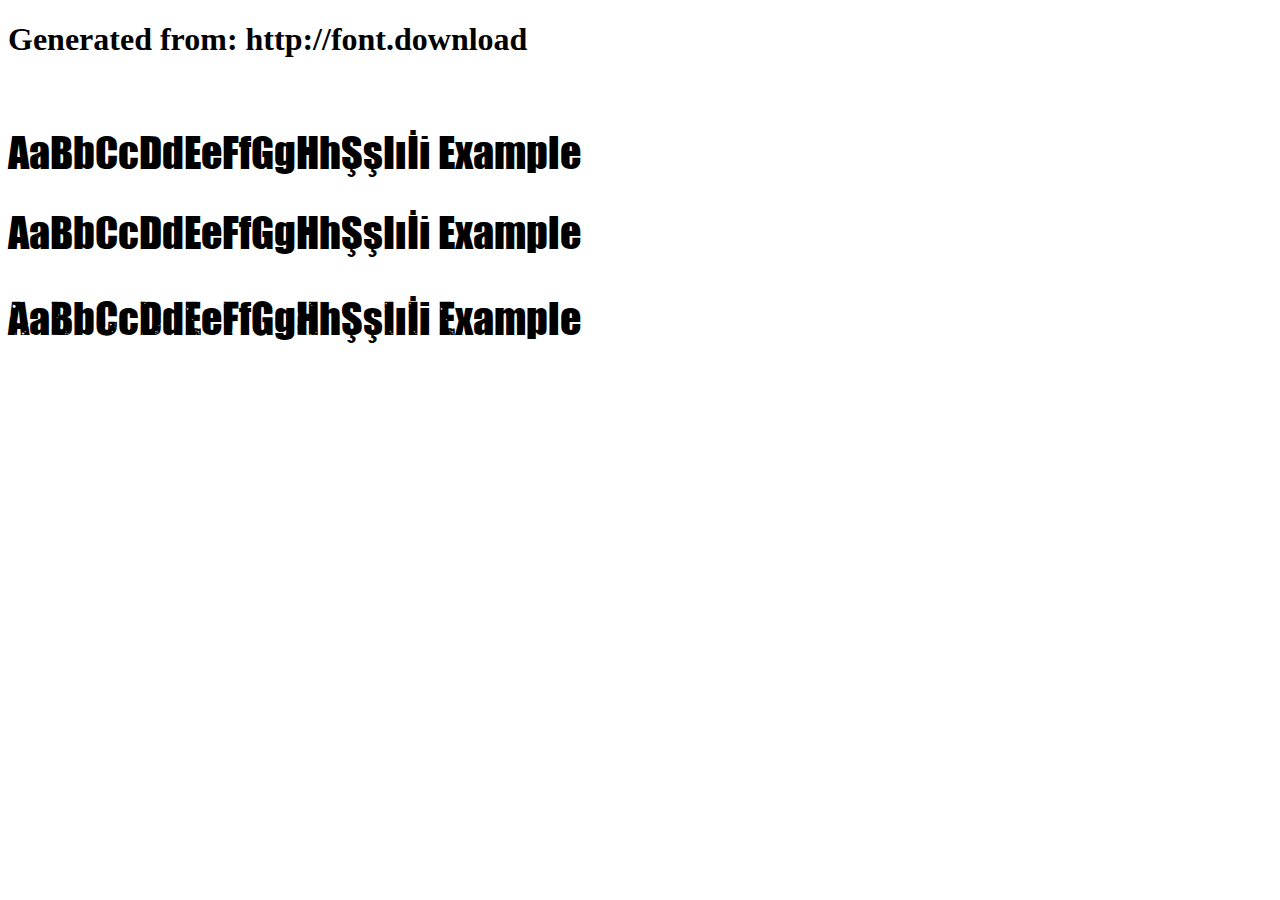
<file: assets/styles/fonts/impact-webfont/example.html>
<!DOCTYPE html>
<html xmlns="http://www.w3.org/1999/xhtml">
<head>
    <meta http-equiv="Content-Type" content="text/html; charset=utf-8"/>
    <link rel="stylesheet" type="text/css"
          href="style.css"/>
</head>

<body>

<h1>Generated from: http://font.download</h1><br/>
<h1 style="font-family:'Impact Regular';font-weight:normal;font-size:42px">AaBbCcDdEeFfGgHhŞşIıİi Example</h1>
<h1 style="font-family:'Impact Regular';font-weight:normal;font-size:42px">AaBbCcDdEeFfGgHhŞşIıİi Example</h1>
<h1 style="font-family:'Impacted Regular';font-weight:normal;font-size:42px">AaBbCcDdEeFfGgHhŞşIıİi Example</h1>


</body>
</html>
</file>
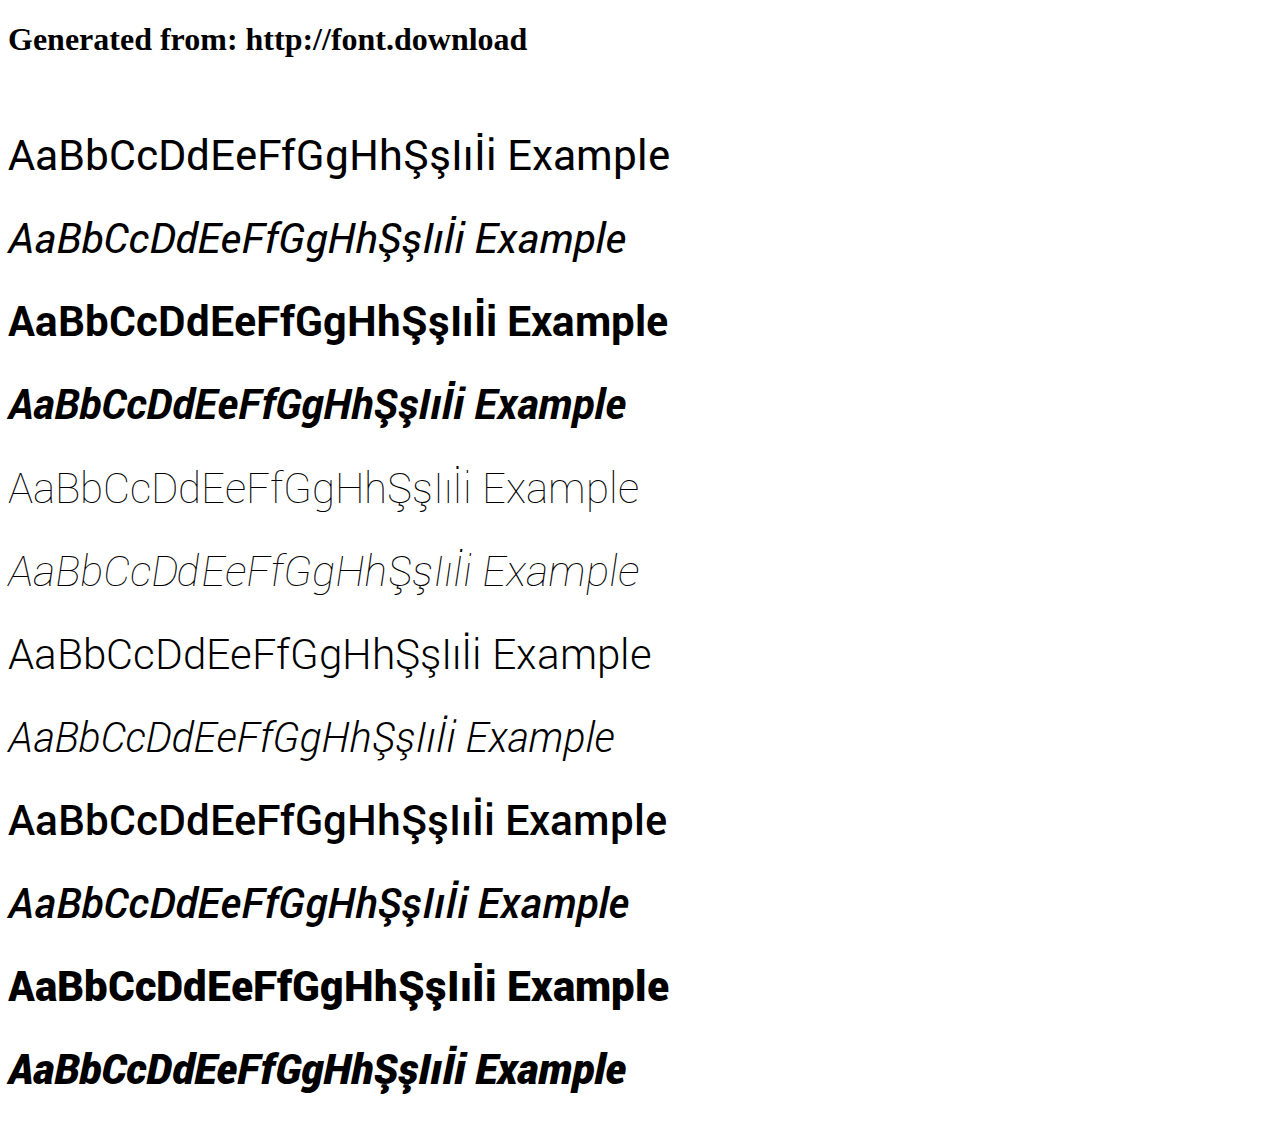
<file: assets/styles/fonts/roboto-webfont/example.html>
<!DOCTYPE html>
<html xmlns="http://www.w3.org/1999/xhtml">
<head>
    <meta http-equiv="Content-Type" content="text/html; charset=utf-8"/>
    <link rel="stylesheet" type="text/css"
          href="style.css"/>
</head>

<body>

<h1>Generated from: http://font.download</h1><br/>
<h1 style="font-family:'Roboto Regular';font-weight:normal;font-size:42px">AaBbCcDdEeFfGgHhŞşIıİi Example</h1>
<h1 style="font-family:'Roboto Italic';font-weight:normal;font-size:42px">AaBbCcDdEeFfGgHhŞşIıİi Example</h1>
<h1 style="font-family:'Roboto Bold';font-weight:normal;font-size:42px">AaBbCcDdEeFfGgHhŞşIıİi Example</h1>
<h1 style="font-family:'Roboto Bold Italic';font-weight:normal;font-size:42px">AaBbCcDdEeFfGgHhŞşIıİi Example</h1>
<h1 style="font-family:'Roboto Thin';font-weight:normal;font-size:42px">AaBbCcDdEeFfGgHhŞşIıİi Example</h1>
<h1 style="font-family:'Roboto Thin Italic';font-weight:normal;font-size:42px">AaBbCcDdEeFfGgHhŞşIıİi Example</h1>
<h1 style="font-family:'Roboto Light';font-weight:normal;font-size:42px">AaBbCcDdEeFfGgHhŞşIıİi Example</h1>
<h1 style="font-family:'Roboto Light Italic';font-weight:normal;font-size:42px">AaBbCcDdEeFfGgHhŞşIıİi Example</h1>
<h1 style="font-family:'Roboto Medium';font-weight:normal;font-size:42px">AaBbCcDdEeFfGgHhŞşIıİi Example</h1>
<h1 style="font-family:'Roboto Medium Italic';font-weight:normal;font-size:42px">AaBbCcDdEeFfGgHhŞşIıİi Example</h1>
<h1 style="font-family:'Roboto Black';font-weight:normal;font-size:42px">AaBbCcDdEeFfGgHhŞşIıİi Example</h1>
<h1 style="font-family:'Roboto Black Italic';font-weight:normal;font-size:42px">AaBbCcDdEeFfGgHhŞşIıİi Example</h1>


</body>
</html>
</file>
<file: assets/styles/fonts/impact-webfont/style.css>
/* #### Generated By: http://font.download #### */

    @font-face {
    font-family: 'Impact Regular';
    font-style: normal;
    font-weight: normal;
    src: local('Impact Regular'), url('impact.woff') format('woff');
    }
    

    @font-face {
    font-family: 'Impact Regular';
    font-style: normal;
    font-weight: normal;
    src: local('Impact Regular'), url('unicode.impact.woff') format('woff');
    }
    

    @font-face {
    font-family: 'Impacted Regular';
    font-style: normal;
    font-weight: normal;
    src: local('Impacted Regular'), url('Impacted.woff') format('woff');
    }
</file>
<file: assets/styles/fonts/roboto-webfont/style.css>
/* #### Generated By: http://font.download #### */

    @font-face {
    font-family: 'Roboto Regular';
    font-style: normal;
    font-weight: normal;
    src: local('Roboto Regular'), url('Roboto-Regular.woff') format('woff');
    }
    

    @font-face {
    font-family: 'Roboto Italic';
    font-style: normal;
    font-weight: normal;
    src: local('Roboto Italic'), url('Roboto-Italic.woff') format('woff');
    }
    

    @font-face {
    font-family: 'Roboto Bold';
    font-style: normal;
    font-weight: normal;
    src: local('Roboto Bold'), url('Roboto-Bold.woff') format('woff');
    }
    

    @font-face {
    font-family: 'Roboto Bold Italic';
    font-style: normal;
    font-weight: normal;
    src: local('Roboto Bold Italic'), url('Roboto-BoldItalic.woff') format('woff');
    }
    

    @font-face {
    font-family: 'Roboto Thin';
    font-style: normal;
    font-weight: normal;
    src: local('Roboto Thin'), url('Roboto-Thin.woff') format('woff');
    }
    

    @font-face {
    font-family: 'Roboto Thin Italic';
    font-style: normal;
    font-weight: normal;
    src: local('Roboto Thin Italic'), url('Roboto-ThinItalic.woff') format('woff');
    }
    

    @font-face {
    font-family: 'Roboto Light';
    font-style: normal;
    font-weight: normal;
    src: local('Roboto Light'), url('Roboto-Light.woff') format('woff');
    }
    

    @font-face {
    font-family: 'Roboto Light Italic';
    font-style: normal;
    font-weight: normal;
    src: local('Roboto Light Italic'), url('Roboto-LightItalic.woff') format('woff');
    }
    

    @font-face {
    font-family: 'Roboto Medium';
    font-style: normal;
    font-weight: normal;
    src: local('Roboto Medium'), url('Roboto-Medium.woff') format('woff');
    }
    

    @font-face {
    font-family: 'Roboto Medium Italic';
    font-style: normal;
    font-weight: normal;
    src: local('Roboto Medium Italic'), url('Roboto-MediumItalic.woff') format('woff');
    }
    

    @font-face {
    font-family: 'Roboto Black';
    font-style: normal;
    font-weight: normal;
    src: local('Roboto Black'), url('Roboto-Black.woff') format('woff');
    }
    

    @font-face {
    font-family: 'Roboto Black Italic';
    font-style: normal;
    font-weight: normal;
    src: local('Roboto Black Italic'), url('Roboto-BlackItalic.woff') format('woff');
    }
</file>
<file: assets/styles/css/compiled/style.css>
@import '../normalize.css';
@import '../../fonts/roboto-webfont/style.css';
@import '../../fonts/impact-webfont/style.css';
@import '../../fonts/roboto-webfont/style.css';
@import '../../fonts/impact-webfont/style.css';
@import '../../fonts/roboto-webfont/style.css';
@import '../../fonts/impact-webfont/style.css';
@import '../../fonts/roboto-webfont/style.css';
@import '../../fonts/impact-webfont/style.css';
@import '../../fonts/roboto-webfont/style.css';
@import '../../fonts/impact-webfont/style.css';
@import '../../fonts/roboto-webfont/style.css';
@import '../../fonts/impact-webfont/style.css';
@import '../../fonts/roboto-webfont/style.css';
@import '../../fonts/impact-webfont/style.css';
@import '../../fonts/roboto-webfont/style.css';
@import '../../fonts/impact-webfont/style.css';
@import '../../fonts/roboto-webfont/style.css';
@import '../../fonts/impact-webfont/style.css';
@import '../../fonts/roboto-webfont/style.css';
@import '../../fonts/impact-webfont/style.css';
@import '../../fonts/roboto-webfont/style.css';
@import '../../fonts/impact-webfont/style.css';
@import '../../fonts/roboto-webfont/style.css';
@import '../../fonts/impact-webfont/style.css';
@import '../../fonts/roboto-webfont/style.css';
@import '../../fonts/impact-webfont/style.css';
@import '../../fonts/roboto-webfont/style.css';
@import '../../fonts/impact-webfont/style.css';
@import '../../fonts/roboto-webfont/style.css';
@import '../../fonts/impact-webfont/style.css';
@import '../../fonts/roboto-webfont/style.css';
@import '../../fonts/impact-webfont/style.css';
@import '../../fonts/roboto-webfont/style.css';
@import '../../fonts/impact-webfont/style.css';
@import '../../fonts/roboto-webfont/style.css';
@import '../../fonts/impact-webfont/style.css';
@import '../../fonts/roboto-webfont/style.css';
@import '../../fonts/impact-webfont/style.css';
.button {
  padding: 16px 24px 16px 24px;
  border-radius: 35px;
  color: #FFFFFF;
  font-family: Roboto Bold;
  line-height: 1.165;
  display: flex;
  gap: 16px;
  border: none;
}

.button-primary {
  background-color: #883CDA;
}

.button-border-primary {
  box-sizing: border-box;
  border: solid;
  border-width: 1px;
  border-color: #883CDA;
  padding: 15px 23px;
}

main section {
  margin: 140px 12.5% 0 12.5%;
}

.container {
  position: relative;
  display: flex;
  flex-direction: row;
  justify-content: space-between;
  align-items: center;
}

body {
  font-family: Roboto Regular;
  font-size: 16px;
  line-height: 113.7%;
}

.block-shadow {
  box-shadow: 8px -10px 23px #F1F1F1, -8px 10px 23px #F1F1F1;
  border-radius: 35px;
}

input {
  padding: 16px 24px 10px 24px;
  text-decoration: none;
  border: none;
  background-color: #FFFFFF;
  border-radius: 35px;
  width: 88%;
}

input::placeholder {
  font-family: Roboto Regular;
  font-size: 18px;
  line-height: 144.7%;
  color: #A5A5A9;
}

header nav {
  padding-left: 65px;
  padding-right: 65px;
  padding-top: 23px;
  height: auto;
}
header nav #sidebar .main {
  margin-top: 0;
  padding-left: 0;
  padding-right: 18.67px;
  display: flex;
  justify-content: space-between;
  align-items: center;
}
header nav #sidebar {
  display: none;
  position: fixed;
  top: 0;
  right: 0;
  list-style-type: none;
  background-color: #883CDA;
  height: 100vh;
  padding-top: 65px;
  padding-left: 15px;
  width: 375px;
  margin: 0;
  font-weight: medium;
  font-size: 24px;
}
header nav #sidebar li {
  margin-top: 24px;
  padding-left: 5px;
}
header nav #sidebar li ul {
  list-style-type: none;
  padding-left: 0;
  margin-top: 24px;
}
header nav #sidebar li ul li {
  margin-bottom: 16px;
  margin-top: 0;
  font-weight: regular;
  font-size: 16px;
}
header nav #sidebar .text-l {
  margin-top: 32px;
}
header nav #sidebar .social {
  padding-left: 0;
}
header nav #sidebar .social ul {
  padding-left: 1px;
  display: inline;
}
header nav #sidebar .social ul li {
  display: inline;
  padding-left: 0;
}
header nav .menu-button {
  display: none;
}
header nav .navigation {
  position: relative;
  width: 1020px;
}
header nav .navigation .button {
  margin-top: 25px;
  padding: 13.5px 24px 13.5px 24px;
}
header nav .navigation .navigation-contur {
  position: absolute;
  bottom: -1px;
  left: -35px;
  z-index: -1;
}
header nav .pages {
  margin-bottom: 6px;
  align-self: flex-end;
}
header nav .pages .navigation-link {
  padding: 10px 24px;
}
header .container .menu-block {
  display: flex;
  flex-direction: column;
  justify-content: space-between;
  align-items: end;
}
header .container .menu-block .site-settings {
  display: flex;
  flex-direction: row;
  justify-content: space-between;
  align-items: center;
  width: 346px;
}
header .mobile {
  display: none;
  margin: 16px 36px;
  height: 30px;
  width: 204px;
  justify-content: space-between;
  align-items: center;
}
header .mobile a {
  color: #F8F8F8;
  font-weight: regular;
  font-size: 16px;
}
header .mobile p {
  margin: 0;
  display: block;
  font-weight: bold;
  font-size: 16px;
  line-height: auto;
}
header .mobile div.vertical-line {
  display: block;
  width: 1px;
  background-color: #FFFFFF; /* Line color */
  height: 30px; /* Override in-line if you want specific height. */
  float: left; /* Causes the line to float to left of content. 
You can instead use position:absolute or display:inline-block
if this fits better with your design */
}
header .desktop {
  margin: 205px 0 0 240px;
}
header .desktop p {
  margin: 0;
  width: 400px;
  font-size: 16px;
  line-height: 113.7%;
}
header .desktop .button {
  margin-top: 56px;
}
header {
  height: 980px;
  z-index: 2;
  color: #FFFFFF;
  font-family: Roboto Regular;
  font-size: 18px;
  line-height: 144.7%;
  width: 100%;
}

.header-background {
  background-image: url("../../../resourses/header-image.png");
  background-size: cover;
  background-position: center;
  position: relative;
}

.header-background::before {
  content: "";
  position: absolute;
  top: 0;
  left: 0;
  width: 100%;
  height: 100%;
  background-color: rgba(20, 21, 22, 0.48);
  z-index: -1;
}

.dropdown {
  position: relative;
  display: inline-block;
}

.dropdown-content {
  border-radius: 15px;
  margin-top: 10px;
  display: none;
  position: absolute;
  background-color: #883CDA;
  width: 174px;
  padding: 20px 24px;
  z-index: 3;
}
.dropdown-content ul {
  list-style-type: none;
  padding: 0;
  margin: 24px 0 30px;
}
.dropdown-content ul li {
  margin-bottom: 14px;
}
.dropdown-content ul:last-child {
  margin-bottom: 0;
}
.dropdown-content ul:last-child li:last-child {
  margin-bottom: 0;
}
.dropdown-content .text-s-b {
  font-size: 16px;
  font-weight: bold;
  line-height: normal;
}
.dropdown-content .text-s {
  font-size: 16px;
  font-weight: regular;
  line-height: 133.2%;
}

.dropdown:hover .dropdown-content {
  display: block;
}

.navigation-link:hover, .dropdown:hover .a:hover, .dropdown:hover .dropbtn {
  transition-duration: 0.7s;
  transition-property: background-color;
  background-color: #883CDA;
  border-radius: 35px;
}

.button {
  padding: 16px 24px 16px 24px;
  border-radius: 35px;
  color: #FFFFFF;
  font-family: Roboto Bold;
  line-height: 1.165;
  display: flex;
  gap: 16px;
  border: none;
}

.button-primary {
  background-color: #883CDA;
}

.button-border-primary {
  box-sizing: border-box;
  border: solid;
  border-width: 1px;
  border-color: #883CDA;
  padding: 15px 23px;
}

main section {
  margin: 140px 12.5% 0 12.5%;
}

.container {
  position: relative;
  display: flex;
  flex-direction: row;
  justify-content: space-between;
  align-items: center;
}

body {
  font-family: Roboto Regular;
  font-size: 16px;
  line-height: 113.7%;
}

.block-shadow {
  box-shadow: 8px -10px 23px #F1F1F1, -8px 10px 23px #F1F1F1;
  border-radius: 35px;
}

input {
  padding: 16px 24px 10px 24px;
  text-decoration: none;
  border: none;
  background-color: #FFFFFF;
  border-radius: 35px;
  width: 88%;
}

input::placeholder {
  font-family: Roboto Regular;
  font-size: 18px;
  line-height: 144.7%;
  color: #A5A5A9;
}

.button {
  padding: 16px 24px 16px 24px;
  border-radius: 35px;
  color: #FFFFFF;
  font-family: Roboto Bold;
  line-height: 1.165;
  display: flex;
  gap: 16px;
  border: none;
}

.button-primary {
  background-color: #883CDA;
}

.button-border-primary {
  box-sizing: border-box;
  border: solid;
  border-width: 1px;
  border-color: #883CDA;
  padding: 15px 23px;
}

main section {
  margin: 140px 12.5% 0 12.5%;
}

.container {
  position: relative;
  display: flex;
  flex-direction: row;
  justify-content: space-between;
  align-items: center;
}

body {
  font-family: Roboto Regular;
  font-size: 16px;
  line-height: 113.7%;
}

.block-shadow {
  box-shadow: 8px -10px 23px #F1F1F1, -8px 10px 23px #F1F1F1;
  border-radius: 35px;
}

input {
  padding: 16px 24px 10px 24px;
  text-decoration: none;
  border: none;
  background-color: #FFFFFF;
  border-radius: 35px;
  width: 88%;
}

input::placeholder {
  font-family: Roboto Regular;
  font-size: 18px;
  line-height: 144.7%;
  color: #A5A5A9;
}

.section1 .part1 {
  width: 100%;
}
.section1 .part1 p {
  width: min(424px, 65%);
}
.section1 .part1 img {
  width: inherit;
}
.section1 .container {
  gap: 40px;
}
.section1 .part2 {
  display: grid;
  grid-template-columns: repeat(3, 1fr);
  column-gap: min(24px, 10%);
  row-gap: 32px;
}
.section1 .part2 .card {
  display: flex;
  flex-direction: column;
  justify-content: flex-start;
  align-items: center;
  width: auto;
  height: 217px;
  background-color: black;
  border-radius: 35px;
  text-align: center;
  padding: 45px 18px 0 18px;
  color: #FFFFFF;
}
.section1 .part2 .card span {
  margin-top: 23px;
  font-family: Impact Regular;
  font-size: 48px;
  line-height: normal;
}
.section1 .part2 .card p {
  margin-top: 12px;
  font-size: 18px;
  font-weight: bold;
  line-height: normal;
}
.section1 .part2 .card-red {
  background-color: #FB7C84;
}
.section1 .part2 .card-orange {
  background-color: #FFB865;
}
.section1 .part2 .card-acid {
  background-color: #D4EE47;
}
.section1 .part2 .card-green {
  background-color: #6ED6A4;
}
.section1 .part2 .card-purple {
  background-color: #883CDA;
}
.section1 .part2 .card-blue {
  background-color: #5AC4FF;
}

.button {
  padding: 16px 24px 16px 24px;
  border-radius: 35px;
  color: #FFFFFF;
  font-family: Roboto Bold;
  line-height: 1.165;
  display: flex;
  gap: 16px;
  border: none;
}

.button-primary {
  background-color: #883CDA;
}

.button-border-primary {
  box-sizing: border-box;
  border: solid;
  border-width: 1px;
  border-color: #883CDA;
  padding: 15px 23px;
}

main section {
  margin: 140px 12.5% 0 12.5%;
}

.container {
  position: relative;
  display: flex;
  flex-direction: row;
  justify-content: space-between;
  align-items: center;
}

body {
  font-family: Roboto Regular;
  font-size: 16px;
  line-height: 113.7%;
}

.block-shadow {
  box-shadow: 8px -10px 23px #F1F1F1, -8px 10px 23px #F1F1F1;
  border-radius: 35px;
}

input {
  padding: 16px 24px 10px 24px;
  text-decoration: none;
  border: none;
  background-color: #FFFFFF;
  border-radius: 35px;
  width: 88%;
}

input::placeholder {
  font-family: Roboto Regular;
  font-size: 18px;
  line-height: 144.7%;
  color: #A5A5A9;
}

.section2 h2 {
  width: 42%;
}
.section2 p {
  width: 25.55%;
  margin: 20px 0 17px 0;
  line-height: 144.7%;
}
.section2 h3 {
  font-family: Roboto Bold;
  font-size: 24px;
  line-height: normal;
  margin: 0;
}
.section2 .button {
  color: #883CDA;
}
.section2 .grid-container {
  display: grid;
  grid-template-columns: repeat(4, 1fr);
  gap: 24px;
  width: 100%;
}
.section2 .grid-container .grid-item {
  background-color: #FFFFFF;
  box-shadow: 1px 1px 21px #E2E0E0;
  width: auto;
  height: auto;
  border-radius: 10px;
  padding: 40px 24px 32px 32px;
}
.section2 .grid-container .grid-item .container-row {
  display: flex;
  flex-direction: column;
  justify-content: space-between;
  align-items: start;
  height: 100%;
}
.section2 .grid-container .grid-item p {
  width: 100%;
  font-size: 18px;
  margin: 8px 0 0 0;
}
.section2 .grid-container .grid-item-big-vertical {
  height: auto;
  background-color: #D4EE47;
  grid-row: span 2;
}
.section2 .grid-container .grid-item-big-horizontal {
  width: auto;
  background-color: #FB7C84;
  grid-column: span 2;
}

.button {
  padding: 16px 24px 16px 24px;
  border-radius: 35px;
  color: #FFFFFF;
  font-family: Roboto Bold;
  line-height: 1.165;
  display: flex;
  gap: 16px;
  border: none;
}

.button-primary {
  background-color: #883CDA;
}

.button-border-primary {
  box-sizing: border-box;
  border: solid;
  border-width: 1px;
  border-color: #883CDA;
  padding: 15px 23px;
}

main section {
  margin: 140px 12.5% 0 12.5%;
}

.container {
  position: relative;
  display: flex;
  flex-direction: row;
  justify-content: space-between;
  align-items: center;
}

body {
  font-family: Roboto Regular;
  font-size: 16px;
  line-height: 113.7%;
}

.block-shadow {
  box-shadow: 8px -10px 23px #F1F1F1, -8px 10px 23px #F1F1F1;
  border-radius: 35px;
}

input {
  padding: 16px 24px 10px 24px;
  text-decoration: none;
  border: none;
  background-color: #FFFFFF;
  border-radius: 35px;
  width: 88%;
}

input::placeholder {
  font-family: Roboto Regular;
  font-size: 18px;
  line-height: 144.7%;
  color: #A5A5A9;
}

.section3 {
  margin-right: 0;
  position: relative;
}
.section3 .dots {
  position: absolute;
  left: 37%;
  bottom: 167px;
}
.section3 .text-block {
  width: 24%;
}
.section3 .text-block h3 {
  margin-bottom: 24px;
}
.section3 .text-block h3 {
  margin-top: 56px;
  margin-bottom: 12px;
}
.section3 .text-block p {
  margin: 0;
}
.section3 .content-image {
  width: min(60%, 967px);
}

.button {
  padding: 16px 24px 16px 24px;
  border-radius: 35px;
  color: #FFFFFF;
  font-family: Roboto Bold;
  line-height: 1.165;
  display: flex;
  gap: 16px;
  border: none;
}

.button-primary {
  background-color: #883CDA;
}

.button-border-primary {
  box-sizing: border-box;
  border: solid;
  border-width: 1px;
  border-color: #883CDA;
  padding: 15px 23px;
}

main section {
  margin: 140px 12.5% 0 12.5%;
}

.container {
  position: relative;
  display: flex;
  flex-direction: row;
  justify-content: space-between;
  align-items: center;
}

body {
  font-family: Roboto Regular;
  font-size: 16px;
  line-height: 113.7%;
}

.block-shadow {
  box-shadow: 8px -10px 23px #F1F1F1, -8px 10px 23px #F1F1F1;
  border-radius: 35px;
}

input {
  padding: 16px 24px 10px 24px;
  text-decoration: none;
  border: none;
  background-color: #FFFFFF;
  border-radius: 35px;
  width: 88%;
}

input::placeholder {
  font-family: Roboto Regular;
  font-size: 18px;
  line-height: 144.7%;
  color: #A5A5A9;
}

.section4 .container {
  justify-content: center;
  margin-left: 123px;
  margin-right: 123px;
  gap: 90px;
}
.section4 .card {
  min-width: 338px;
  min-height: 413px;
  margin-top: 108px;
  text-align: center;
}
.section4 .card .card-block {
  display: flex;
  flex-direction: column;
  justify-content: start;
  align-items: center;
  gap: 16px;
  padding: 0 39px 0 39px;
}
.section4 .card .circle {
  position: relative;
  width: 166px;
  height: 166px;
  border-radius: 166px;
  margin: auto;
  margin-top: -39px;
}
.section4 .card .circle img {
  position: absolute;
  top: 55px;
  left: 59px;
}
.section4 .card h3 {
  margin: 4px 0 2px 0;
  font-family: Impact Regular;
  font-size: 34px;
  line-height: normal;
}
.section4 .card span {
  font-family: Roboto Bold;
  font-size: 18px;
  line-height: 21.1px;
  text-align: center;
}
.section4 .card .caption {
  font-family: Roboto Regular;
  font-size: 18px;
  line-height: 144.7%;
}
.section4 .card .block {
  display: flex;
  flex-direction: column;
  align-items: center;
  justify-content: center;
  gap: 6px;
}
.section4 .card-purple .circle {
  background-color: #883CDA;
}
.section4 .card-blue .circle {
  background-color: #5AC4FF;
}
.section4 .card-red .circle {
  background-color: #FB7C84;
}
.section4 .card-red .circle img {
  top: 51px;
  left: 50px;
}

.button {
  padding: 16px 24px 16px 24px;
  border-radius: 35px;
  color: #FFFFFF;
  font-family: Roboto Bold;
  line-height: 1.165;
  display: flex;
  gap: 16px;
  border: none;
}

.button-primary {
  background-color: #883CDA;
}

.button-border-primary {
  box-sizing: border-box;
  border: solid;
  border-width: 1px;
  border-color: #883CDA;
  padding: 15px 23px;
}

main section {
  margin: 140px 12.5% 0 12.5%;
}

.container {
  position: relative;
  display: flex;
  flex-direction: row;
  justify-content: space-between;
  align-items: center;
}

body {
  font-family: Roboto Regular;
  font-size: 16px;
  line-height: 113.7%;
}

.block-shadow {
  box-shadow: 8px -10px 23px #F1F1F1, -8px 10px 23px #F1F1F1;
  border-radius: 35px;
}

input {
  padding: 16px 24px 10px 24px;
  text-decoration: none;
  border: none;
  background-color: #FFFFFF;
  border-radius: 35px;
  width: 88%;
}

input::placeholder {
  font-family: Roboto Regular;
  font-size: 18px;
  line-height: 144.7%;
  color: #A5A5A9;
}

.section5 {
  height: 888px;
  position: relative;
  margin-left: 0;
  margin-right: 0;
  padding-left: 0;
  padding-right: 12.5%;
  background-color: #F8F8F8;
}
.section5 h3 {
  font-family: Impact Regular;
  font-size: 34px;
  line-height: normal;
}
.section5 .caption {
  font-family: Roboto Regular;
  font-size: 18px;
  line-height: 144.7%;
}
.section5 span {
  font-family: Roboto Bold;
  font-size: 18px;
  line-height: 21.1px;
}
.section5 form {
  margin: auto;
  width: 420px;
}
.section5 form .title {
  margin-bottom: 48px;
}
.section5 form h3 {
  margin-bottom: 16px;
}
.section5 form .form-inputs-container {
  margin-bottom: 56px;
}
.section5 form .form-inputs-container .input-block {
  margin: 0 0 38px 0;
}
.section5 form .form-inputs-container .input-block span {
  margin-bottom: 16px;
}
.section5 .red-dots {
  position: absolute;
  right: 30px;
  bottom: 32px;
}
.section5 .blue-dots {
  position: absolute;
  left: 37.55%;
  top: 186px;
  z-index: 0;
}

.button {
  padding: 16px 24px 16px 24px;
  border-radius: 35px;
  color: #FFFFFF;
  font-family: Roboto Bold;
  line-height: 1.165;
  display: flex;
  gap: 16px;
  border: none;
}

.button-primary {
  background-color: #883CDA;
}

.button-border-primary {
  box-sizing: border-box;
  border: solid;
  border-width: 1px;
  border-color: #883CDA;
  padding: 15px 23px;
}

main section {
  margin: 140px 12.5% 0 12.5%;
}

.container {
  position: relative;
  display: flex;
  flex-direction: row;
  justify-content: space-between;
  align-items: center;
}

body {
  font-family: Roboto Regular;
  font-size: 16px;
  line-height: 113.7%;
}

.block-shadow {
  box-shadow: 8px -10px 23px #F1F1F1, -8px 10px 23px #F1F1F1;
  border-radius: 35px;
}

input {
  padding: 16px 24px 10px 24px;
  text-decoration: none;
  border: none;
  background-color: #FFFFFF;
  border-radius: 35px;
  width: 88%;
}

input::placeholder {
  font-family: Roboto Regular;
  font-size: 18px;
  line-height: 144.7%;
  color: #A5A5A9;
}

.section6 .container {
  flex-direction: column;
  justify-content: space-between;
  gap: 24px;
}
.section6 .block {
  display: flex;
  width: 100%;
  gap: 109px;
}
.section6 .block .content {
  padding: 30px 0 30px 40px;
  display: flex;
  width: 100%;
  justify-content: space-between;
}
.section6 .block .content span {
  font-family: Roboto Medium;
  font-size: 28px;
  line-height: normal;
  width: 42%;
}
.section6 .block .content p {
  margin: 0;
  width: 48%;
}

.button {
  padding: 16px 24px 16px 24px;
  border-radius: 35px;
  color: #FFFFFF;
  font-family: Roboto Bold;
  line-height: 1.165;
  display: flex;
  gap: 16px;
  border: none;
}

.button-primary {
  background-color: #883CDA;
}

.button-border-primary {
  box-sizing: border-box;
  border: solid;
  border-width: 1px;
  border-color: #883CDA;
  padding: 15px 23px;
}

main section {
  margin: 140px 12.5% 0 12.5%;
}

.container {
  position: relative;
  display: flex;
  flex-direction: row;
  justify-content: space-between;
  align-items: center;
}

body {
  font-family: Roboto Regular;
  font-size: 16px;
  line-height: 113.7%;
}

.block-shadow {
  box-shadow: 8px -10px 23px #F1F1F1, -8px 10px 23px #F1F1F1;
  border-radius: 35px;
}

input {
  padding: 16px 24px 10px 24px;
  text-decoration: none;
  border: none;
  background-color: #FFFFFF;
  border-radius: 35px;
  width: 88%;
}

input::placeholder {
  font-family: Roboto Regular;
  font-size: 18px;
  line-height: 144.7%;
  color: #A5A5A9;
}

footer {
  margin-top: 140px;
  padding: 88px 12.5% 38px 12.5%;
  background-color: #141516;
  color: #FFFFFF;
}
footer hr {
  width: 100%;
}
footer .container.privacy {
  width: 100%;
  flex-direction: row;
  justify-content: space-between;
}
footer .footer-section2 {
  margin-top: 103px;
  width: 100%;
}
footer .footer-section2 .container {
  flex-direction: row;
  align-items: flex-start;
  justify-content: space-between;
}
footer .footer-section2 .list ul {
  list-style-type: none;
  margin: 0;
  padding: 0;
  margin-top: 39px;
  margin-bottom: 59px;
}
footer .footer-section2 .text-s {
  font-weight: regular;
  font-size: 16px;
  line-height: 133.2%;
  margin-bottom: 19px;
}
footer .footer-section2 .text-m {
  font-weight: regular;
  font-size: 18px;
  line-height: 144.7%;
  margin-bottom: 19px;
}
footer .footer-section2 .text-l {
  font-weight: bold;
  font-size: 18px;
  line-height: normal;
  margin-bottom: 47px;
}
footer .footer-section2 .mt-30 {
  margin-top: 30px;
}
footer .footer-section2 .list-m-0 ul {
  margin: 0;
}
footer .footer-section1 {
  display: flex;
  justify-content: space-between;
  align-items: flex-end;
  width: 100%;
}
footer .footer-section1 .block1 {
  display: flex;
  flex-direction: column;
  justify-content: flex-end;
  align-items: flex-start;
  gap: 48px;
}
footer .footer-section1 .block1 ul {
  margin: 0;
  padding: 0;
  display: inline;
}
footer .footer-section1 .block1 li {
  display: inline;
}
footer .footer-section1 .block2 {
  width: 40.25%;
  display: block;
}
footer .footer-section1 .block2 form {
  margin-top: 32px;
  display: flex;
}
footer .footer-section1 .block2 form button {
  display: block;
  margin-left: -48px;
  padding: 13.5px 32px;
  line-height: 21px;
}
footer .footer-section1 .block2 input {
  font-size: 18px;
  line-height: 144.7%;
  padding-top: 12px;
  padding-bottom: 10px;
  width: 100%;
}
footer .footer-section1 .block2 span {
  font-family: Roboto Medium;
  font-size: 24px;
}
footer .container {
  flex-direction: column;
}

@media (max-width: 1100px) {
  header {
    height: 335px;
  }
  header .container .menu-block {
    display: none;
  }
  header nav .menu-button {
    display: block;
  }
  header nav {
    padding-left: 16px;
    padding-right: 17px;
    padding-top: 16px;
    height: 29px;
  }
  header nav svg {
    height: 29px;
    width: 193px;
  }
  header .desktop {
    display: none;
  }
  header .mobile {
    display: flex;
  }
  .header-background {
    background-image: url("../../../resourses/mobile-bg-header.png");
  }
  main {
    display: none;
  }
}
@media (max-width: 1450px) {
  header .menu-block {
    width: 100%;
  }
  header .menu-block .navigation {
    width: 100%;
  }
  header .menu-block .navigation-link {
    padding: 5px 10px !important;
    margin-bottom: 5px;
  }
  header .menu-block .dropdown {
    margin-bottom: 5px;
  }
}
h1 {
  font-family: Impact;
  font-size: 76px;
  margin-top: 48px;
  margin-bottom: 32px;
  width: 749px;
  height: auto;
  line-height: normal;
}

h2 {
  font-family: Impact;
  font-size: 48px;
  margin: 0 0 12px 0;
  height: auto;
  line-height: 123%;
}

html {
  width: 100%;
}

/*# sourceMappingURL=style.css.map */
</file>
